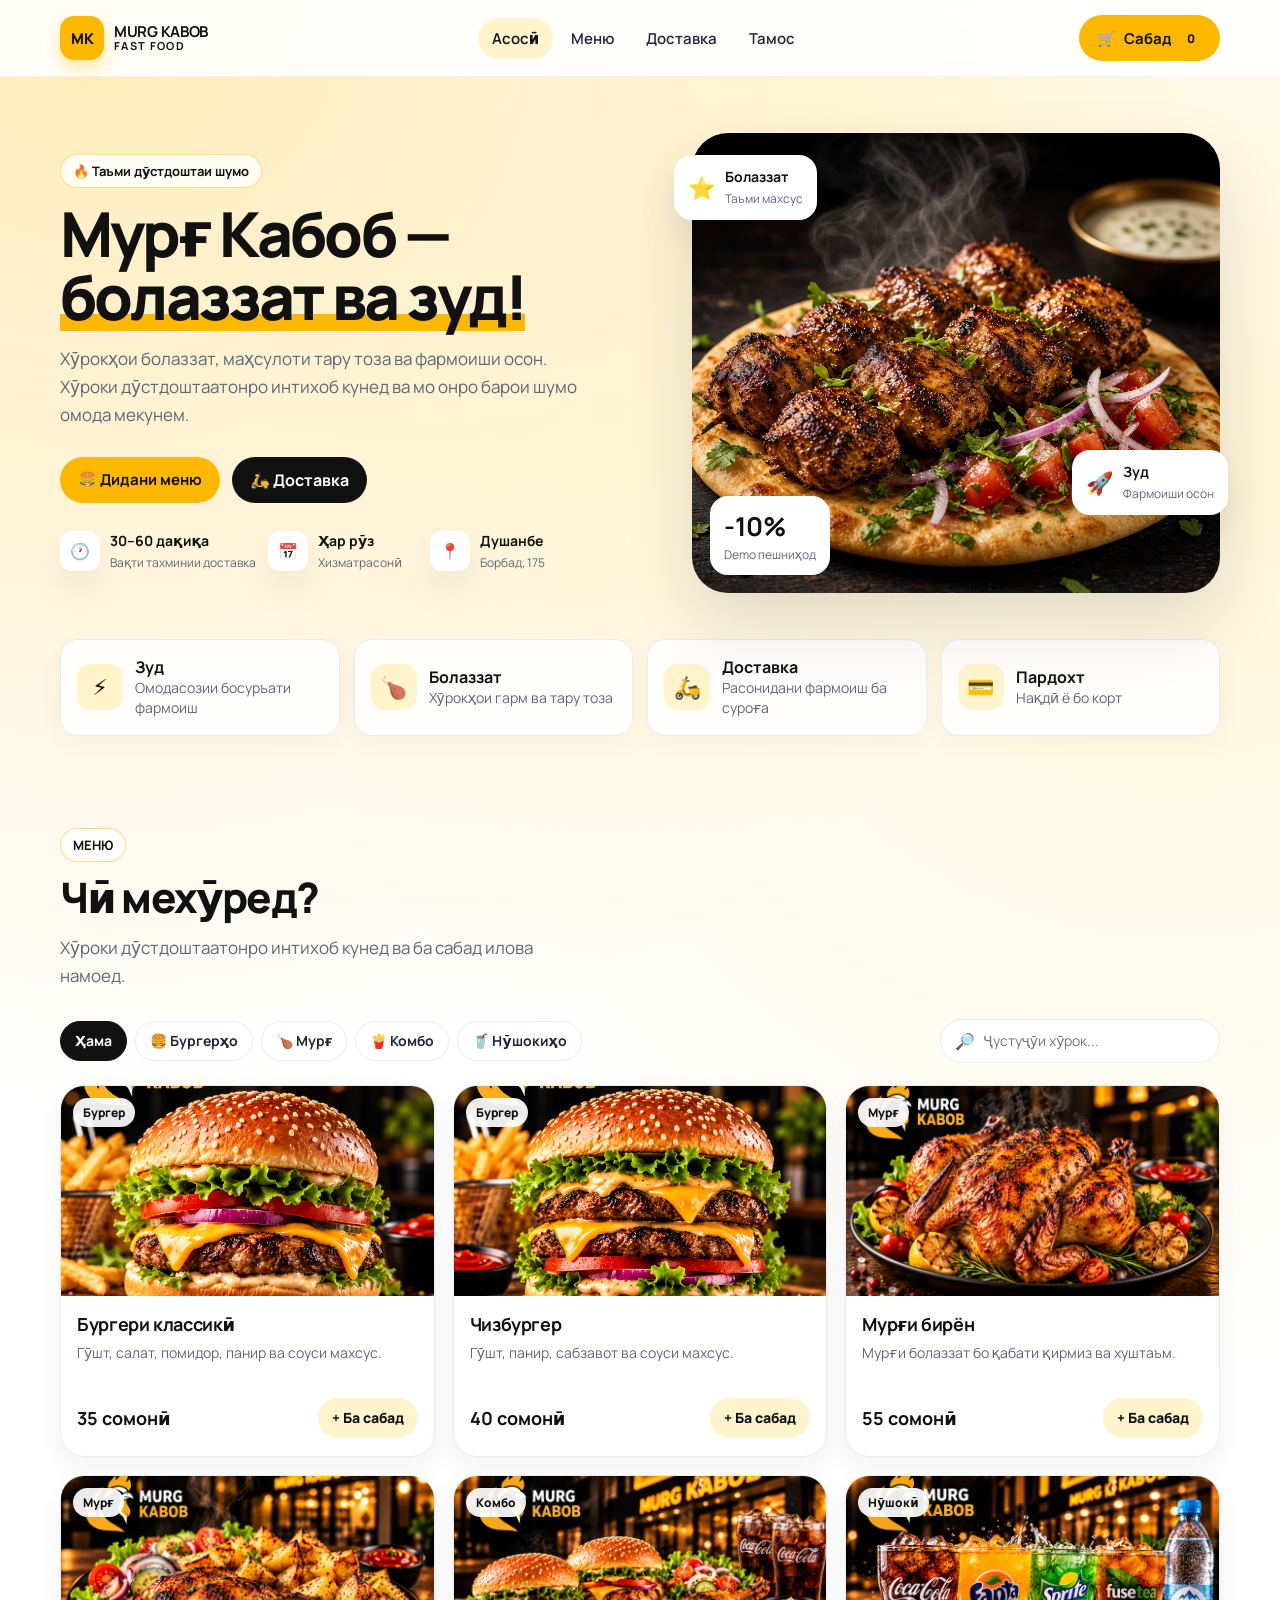
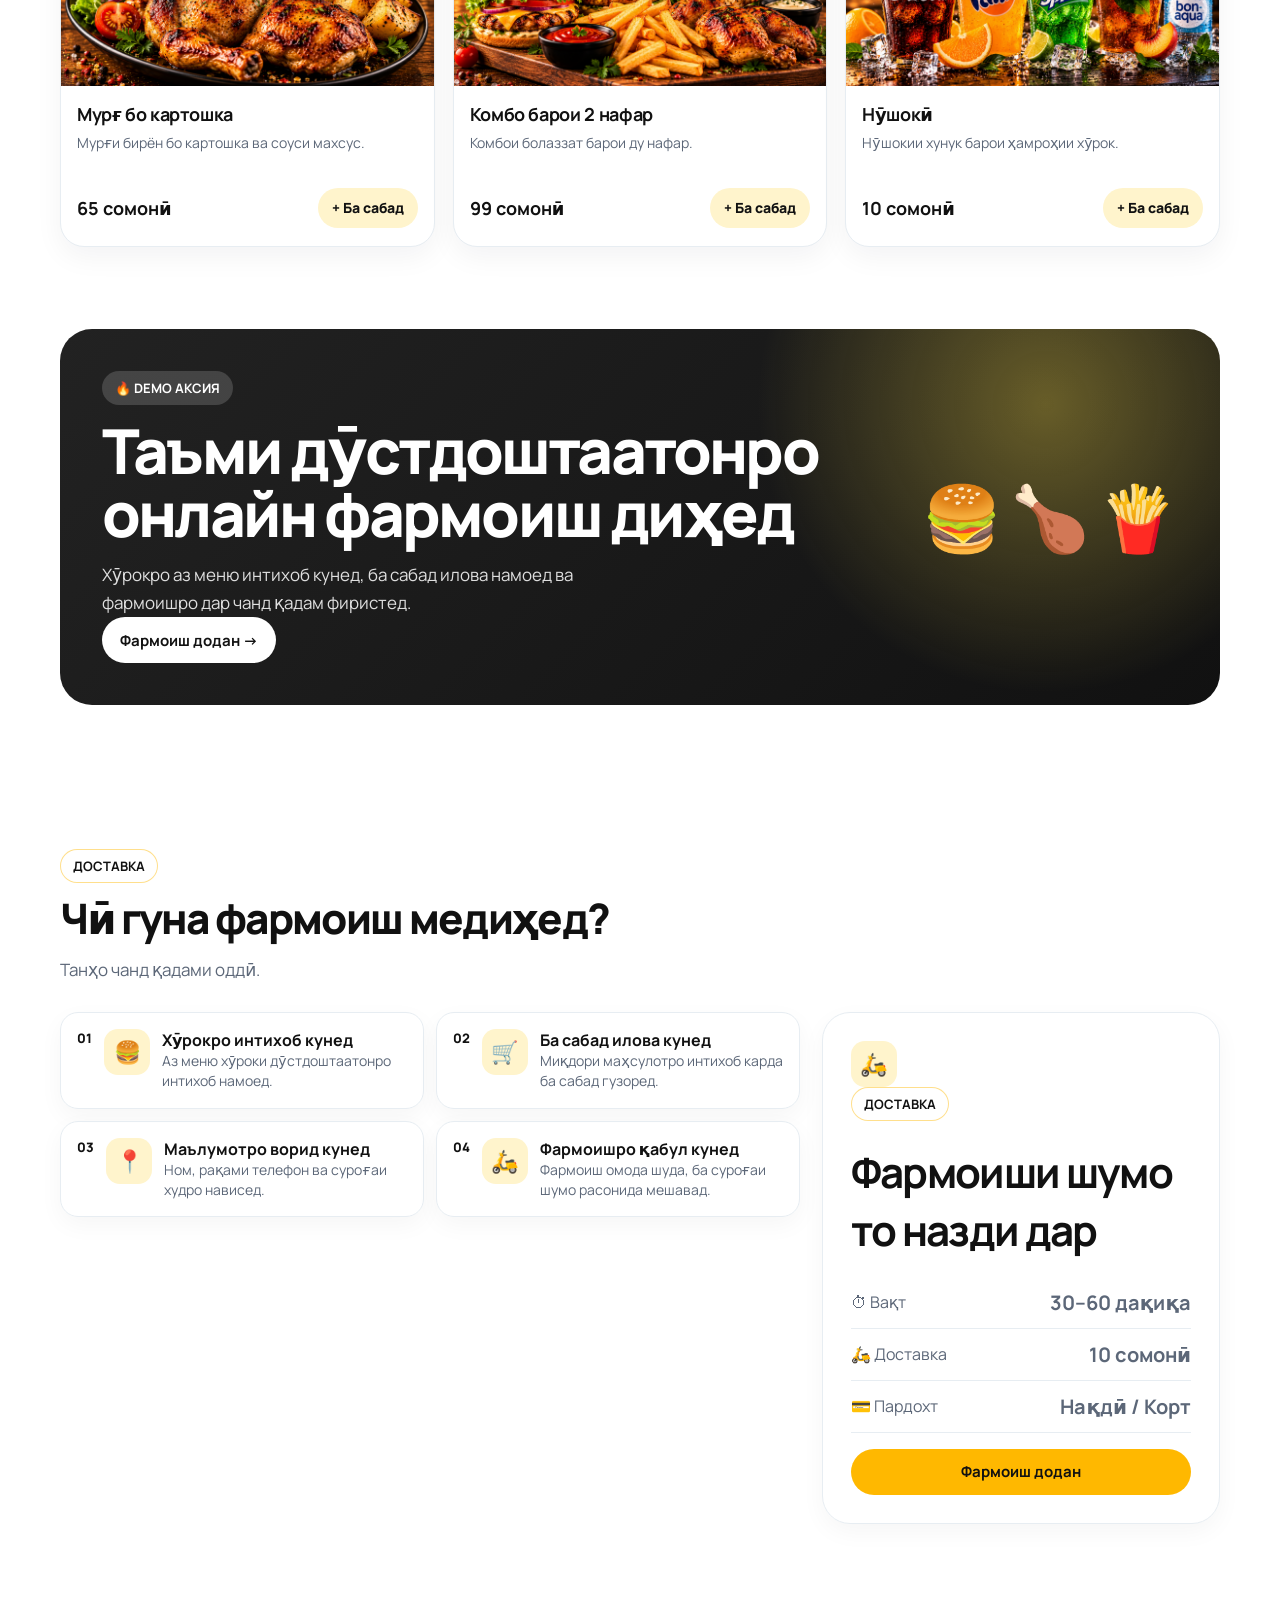
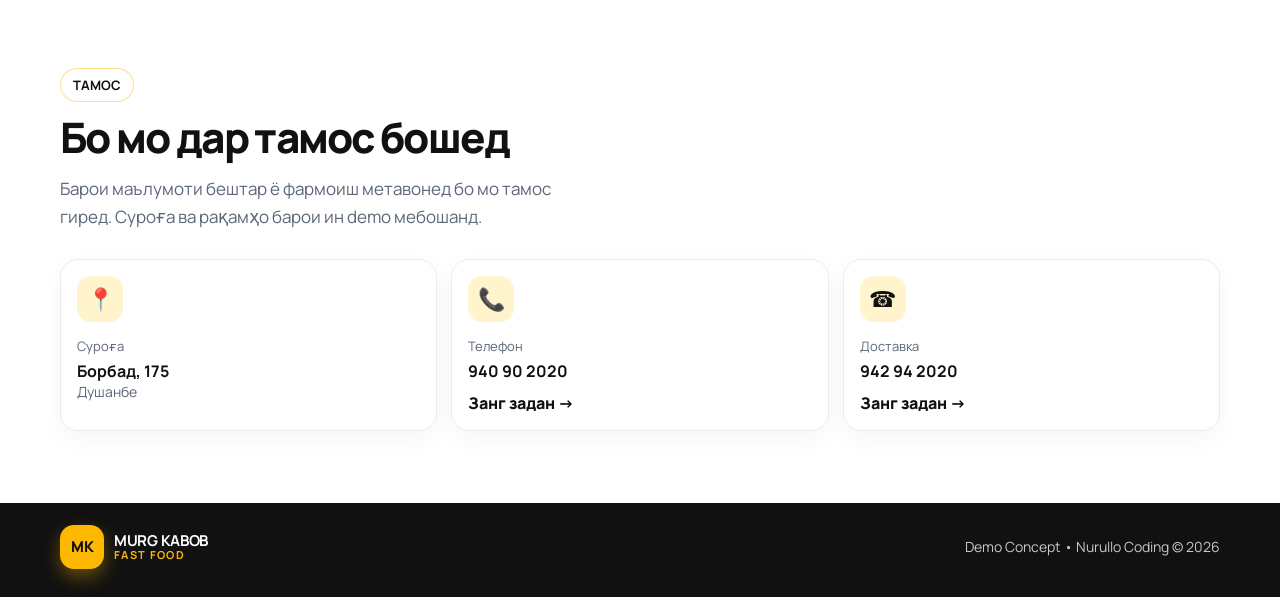
<file: index.html>
<!DOCTYPE html>
<html lang="tg">

<head>

    <meta charset="UTF-8">

    <meta
        name="viewport"
        content="width=device-width, initial-scale=1.0"
    >

    <meta
        name="description"
        content="Murg Kabob — менюи онлайн, фармоиш ва доставка"
    >

    <meta
        name="theme-color"
        content="#111111"
    >

    <link rel="icon" href="images/favicon.svg" type="image/svg+xml">

    <title>
        Murg Kabob — Fast Food
    </title>

    <link
        rel="stylesheet"
        href="style.css"
    >

</head>


<body>


<!-- =========================================================
     HEADER
========================================================= -->

<header class="site-header">

    <div class="container header-inner">


        <!-- LOGO -->

        <a
            href="#home"
            class="logo"
            id="secretAdminTrigger"
            aria-label="Murg Kabob"
        >

            <span class="logo-mark">
                МК
            </span>

            <span class="logo-text">

                <strong>
                    MURG KABOB
                </strong>

                <small>
                    FAST FOOD
                </small>

            </span>

        </a>


        <!-- NAVIGATION -->

        <nav
            class="navigation"
            id="navigation"
        >

            <a
                href="#home"
                class="nav-link active"
            >
                Асосӣ
            </a>

            <a
                href="#menu"
                class="nav-link"
            >
                Меню
            </a>

            <a
                href="#delivery"
                class="nav-link"
            >
                Доставка
            </a>

            <a
                href="#contact"
                class="nav-link"
            >
                Тамос
            </a>

        </nav>


        <!-- HEADER ACTIONS -->

        <div class="header-actions">


            <!-- CART -->

            <button
                type="button"
                class="cart-button"
                id="cartButton"
                aria-label="Кушодани сабад"
            >

                <span class="cart-icon">
                    🛒
                </span>

                <span class="cart-label">
                    Сабад
                </span>

                <span
                    class="cart-count"
                    id="cartCount"
                >
                    0
                </span>

            </button>


            <!-- MOBILE MENU -->

            <button
                type="button"
                class="mobile-menu-button"
                id="mobileMenuButton"
                aria-label="Кушодани меню"
                aria-expanded="false"
            >

                <span></span>
                <span></span>
                <span></span>

            </button>


        </div>

    </div>

</header>


<!-- =========================================================
     MAIN
========================================================= -->

<main>


    <!-- =====================================================
         HERO
    ===================================================== -->

    <section
        class="hero"
        id="home"
    >

        <div class="container hero-grid">


            <!-- HERO CONTENT -->

            <div class="hero-content">


                <div class="hero-badge">
                    🔥 Таъми дӯстдоштаи шумо
                </div>


                <h1>

                    Мурғ Кабоб —

                    <span>
                        болаззат ва зуд!
                    </span>

                </h1>


                <p class="hero-description">

                    Хӯрокҳои болаззат, маҳсулоти тару тоза
                    ва фармоиши осон.

                    Хӯроки дӯстдоштаатонро интихоб кунед
                    ва мо онро барои шумо омода мекунем.

                </p>


                <!-- HERO BUTTONS -->

                <div class="hero-actions">

                    <a
                        href="#menu"
                        class="primary-button"
                    >

                        🍔 Дидани меню

                    </a>


                    <a
                        href="#delivery"
                        class="secondary-button"
                    >

                        🛵 Доставка

                    </a>

                </div>


                <!-- HERO INFO -->

                <div class="hero-info">


                    <div class="hero-info-item">

                        <span>
                            🕐
                        </span>

                        <div>

                            <strong>
                                30–60 дақиқа
                            </strong>

                            <small>
                                Вақти тахминии доставка
                            </small>

                        </div>

                    </div>


                    <div class="hero-info-item">

                        <span>
                            📅
                        </span>

                        <div>

                            <strong>
                                Ҳар рӯз
                            </strong>

                            <small>
                                Хизматрасонӣ
                            </small>

                        </div>

                    </div>


                    <div class="hero-info-item">

                        <span>
                            📍
                        </span>

                        <div>

                            <strong>
                                Душанбе
                            </strong>

                            <small>
                                Борбад, 175
                            </small>

                        </div>

                    </div>


                </div>


            </div>


            <!-- HERO IMAGE -->

            <div class="hero-image-wrapper">


                <div class="hero-image-card">

                    <img
                        src="images/hero.png"
                        alt="Murg Kabob"
                        class="hero-image"
                    >


                    <div class="hero-image-overlay"></div>


                    <div class="hero-promo-badge">

                        <strong>
                            -10%
                        </strong>

                        <span>
                            Demo пешниҳод
                        </span>

                    </div>

                </div>


                <div class="hero-floating-card hero-floating-card-one">

                    <span>
                        ⭐
                    </span>

                    <div>

                        <strong>
                            Болаззат
                        </strong>

                        <small>
                            Таъми махсус
                        </small>

                    </div>

                </div>


                <div class="hero-floating-card hero-floating-card-two">

                    <span>
                        🚀
                    </span>

                    <div>

                        <strong>
                            Зуд
                        </strong>

                        <small>
                            Фармоиши осон
                        </small>

                    </div>

                </div>


            </div>


        </div>

    </section>


    <!-- =====================================================
         BENEFITS
    ===================================================== -->

    <section class="benefits">

        <div class="container benefits-grid">


            <article class="benefit-card">

                <div class="benefit-icon">
                    ⚡
                </div>

                <div>

                    <h3>
                        Зуд
                    </h3>

                    <p>
                        Омодасозии босуръати фармоиш
                    </p>

                </div>

            </article>


            <article class="benefit-card">

                <div class="benefit-icon">
                    🍗
                </div>

                <div>

                    <h3>
                        Болаззат
                    </h3>

                    <p>
                        Хӯрокҳои гарм ва тару тоза
                    </p>

                </div>

            </article>


            <article class="benefit-card">

                <div class="benefit-icon">
                    🛵
                </div>

                <div>

                    <h3>
                        Доставка
                    </h3>

                    <p>
                        Расонидани фармоиш ба суроға
                    </p>

                </div>

            </article>


            <article class="benefit-card">

                <div class="benefit-icon">
                    💳
                </div>

                <div>

                    <h3>
                        Пардохт
                    </h3>

                    <p>
                        Нақдӣ ё бо корт
                    </p>

                </div>

            </article>


        </div>

    </section>


    <!-- =====================================================
         MENU
    ===================================================== -->

    <section
        class="menu-section"
        id="menu"
    >

        <div class="container">


            <!-- SECTION HEADER -->

            <div class="section-header">

                <div>

                    <span class="section-label">
                        МЕНЮ
                    </span>

                    <h2>
                        Чӣ мехӯред?
                    </h2>

                    <p>
                        Хӯроки дӯстдоштаатонро интихоб кунед
                        ва ба сабад илова намоед.
                    </p>

                </div>

            </div>


            <!-- MENU CONTROLS -->

            <div class="menu-controls">


                <!-- CATEGORIES -->

                <div class="menu-categories">

                    <button
                        type="button"
                        class="category-button active"
                        data-category="all"
                    >
                        Ҳама
                    </button>


                    <button
                        type="button"
                        class="category-button"
                        data-category="burger"
                    >
                        🍔 Бургерҳо
                    </button>


                    <button
                        type="button"
                        class="category-button"
                        data-category="chicken"
                    >
                        🍗 Мурғ
                    </button>


                    <button
                        type="button"
                        class="category-button"
                        data-category="combo"
                    >
                        🍟 Комбо
                    </button>


                    <button
                        type="button"
                        class="category-button"
                        data-category="drink"
                    >
                        🥤 Нӯшокиҳо
                    </button>

                </div>


                <!-- SEARCH -->

                <div class="menu-search">

                    <span>
                        🔎
                    </span>

                    <input
                        type="search"
                        id="menuSearch"
                        placeholder="Ҷустуҷӯи хӯрок..."
                        autocomplete="off"
                        aria-label="Ҷустуҷӯи хӯрок"
                    >

                </div>


            </div>


            <!-- PRODUCTS -->

            <div
                class="menu-grid"
                id="menuGrid"
            >

                <!--
                    Маҳсулот тавассути script.js
                    автоматӣ нишон дода мешаванд.
                -->

            </div>


        </div>

    </section>


    <!-- =====================================================
         PROMO
    ===================================================== -->

    <section class="promo-section">

        <div class="container">

            <div class="promo-card">


                <div class="promo-content">

                    <span class="promo-label">
                        🔥 DEMO АКСИЯ
                    </span>


                    <h2>
                        Таъми дӯстдоштаатонро
                        онлайн фармоиш диҳед
                    </h2>


                    <p>
                        Хӯрокро аз меню интихоб кунед,
                        ба сабад илова намоед ва
                        фармоишро дар чанд қадам фиристед.
                    </p>


                    <a
                        href="#menu"
                        class="promo-button"
                    >
                        Фармоиш додан →
                    </a>

                </div>


                <div class="promo-decoration">

                    <span>
                        🍔
                    </span>

                    <span>
                        🍗
                    </span>

                    <span>
                        🍟
                    </span>

                </div>


            </div>

        </div>

    </section>


    <!-- =====================================================
         DELIVERY
    ===================================================== -->

    <section
        class="delivery-section"
        id="delivery"
    >

        <div class="container">


            <div class="section-header">

                <div>

                    <span class="section-label">
                        ДОСТАВКА
                    </span>

                    <h2>
                        Чӣ гуна фармоиш медиҳед?
                    </h2>

                    <p>
                        Танҳо чанд қадами оддӣ.
                    </p>

                </div>

            </div>


            <div class="delivery-layout">


                <!-- STEPS -->

                <div class="delivery-steps">


                    <article class="delivery-step">

                        <div class="step-number">
                            01
                        </div>

                        <div class="step-icon">
                            🍔
                        </div>

                        <div>

                            <h3>
                                Хӯрокро интихоб кунед
                            </h3>

                            <p>
                                Аз меню хӯроки дӯстдоштаатонро
                                интихоб намоед.
                            </p>

                        </div>

                    </article>


                    <article class="delivery-step">

                        <div class="step-number">
                            02
                        </div>

                        <div class="step-icon">
                            🛒
                        </div>

                        <div>

                            <h3>
                                Ба сабад илова кунед
                            </h3>

                            <p>
                                Миқдори маҳсулотро интихоб
                                карда ба сабад гузоред.
                            </p>

                        </div>

                    </article>


                    <article class="delivery-step">

                        <div class="step-number">
                            03
                        </div>

                        <div class="step-icon">
                            📍
                        </div>

                        <div>

                            <h3>
                                Маълумотро ворид кунед
                            </h3>

                            <p>
                                Ном, рақами телефон ва
                                суроғаи худро нависед.
                            </p>

                        </div>

                    </article>


                    <article class="delivery-step">

                        <div class="step-number">
                            04
                        </div>

                        <div class="step-icon">
                            🛵
                        </div>

                        <div>

                            <h3>
                                Фармоишро қабул кунед
                            </h3>

                            <p>
                                Фармоиш омода шуда,
                                ба суроғаи шумо расонида мешавад.
                            </p>

                        </div>

                    </article>


                </div>


                <!-- DELIVERY CARD -->

                <aside class="delivery-card">


                    <div class="delivery-card-icon">
                        🛵
                    </div>


                    <span class="delivery-card-label">
                        ДОСТАВКА
                    </span>


                    <h3>
                        Фармоиши шумо
                        то назди дар
                    </h3>


                    <div class="delivery-info-list">


                        <div class="delivery-info-row">

                            <span>
                                ⏱ Вақт
                            </span>

                            <strong>
                                30–60 дақиқа
                            </strong>

                        </div>


                        <div class="delivery-info-row">

                            <span>
                                🛵 Доставка
                            </span>

                            <strong>
                                10 сомонӣ
                            </strong>

                        </div>


                        <div class="delivery-info-row">

                            <span>
                                💳 Пардохт
                            </span>

                            <strong>
                                Нақдӣ / Корт
                            </strong>

                        </div>


                    </div>


                    <a
                        href="#menu"
                        class="delivery-order-button"
                    >
                        Фармоиш додан
                    </a>


                </aside>


            </div>


        </div>

    </section>


    <!-- =====================================================
         CONTACT
    ===================================================== -->

    <section
        class="contact-section"
        id="contact"
    >

        <div class="container">


            <div class="section-header">

                <div>

                    <span class="section-label">
                        ТАМОС
                    </span>

                    <h2>
                        Бо мо дар тамос бошед
                    </h2>

                    <p>
                        Барои маълумоти бештар ё фармоиш
                        метавонед бо мо тамос гиред.
                        Суроға ва рақамҳо барои ин demo мебошанд.
                    </p>

                </div>

            </div>


            <div class="contact-grid">


                <!-- ADDRESS -->

                <article class="contact-card">

                    <div class="contact-icon">
                        📍
                    </div>

                    <span>
                        Суроға
                    </span>

                    <h3>
                        Борбад, 175
                    </h3>

                    <p>
                        Душанбе
                    </p>

                </article>


                <!-- PHONE 1 -->

                <article class="contact-card">

                    <div class="contact-icon">
                        📞
                    </div>

                    <span>
                        Телефон
                    </span>

                    <h3>
                        940 90 2020
                    </h3>

                    <a href="tel:+992940902020">
                        Занг задан →
                    </a>

                </article>


                <!-- PHONE 2 -->

                <article class="contact-card">

                    <div class="contact-icon">
                        ☎️
                    </div>

                    <span>
                        Доставка
                    </span>

                    <h3>
                        942 94 2020
                    </h3>

                    <a href="tel:+992942942020">
                        Занг задан →
                    </a>

                </article>


            </div>


        </div>

    </section>


</main>


<!-- =========================================================
     FOOTER
========================================================= -->

<footer class="site-footer">

    <div class="container footer-inner">


        <div class="footer-brand">

            <div class="logo-mark">
                МК
            </div>

            <div>

                <strong>
                    MURG KABOB
                </strong>

                <span>
                    FAST FOOD
                </span>

            </div>

        </div>


        <p>
            Demo Concept • Nurullo Coding © 2026
        </p>


    </div>

</footer>


<!-- =========================================================
     CART OVERLAY
========================================================= -->

<div
    class="cart-overlay"
    id="cartOverlay"
></div>


<!-- =========================================================
     CART DRAWER
========================================================= -->

<aside
    class="cart-drawer"
    id="cartDrawer"
    aria-label="Сабад"
>


    <!-- CART HEADER -->

    <div class="cart-header">

        <div>

            <span>
                ФАРМОИШ
            </span>

            <h2>
                🛒 Сабади шумо
            </h2>

        </div>


        <button
            type="button"
            class="cart-close"
            id="closeCart"
            aria-label="Пӯшидани сабад"
        >
            ×
        </button>

    </div>


    <!-- CART ITEMS -->

    <div
        class="cart-items"
        id="cartItems"
    >

        <!-- script.js -->

    </div>


    <!-- CART FOOTER -->

    <div class="cart-footer">


        <div class="cart-total-row">

            <span>
                Маҳсулот:
            </span>

            <strong id="cartSubtotal">
                0 сомонӣ
            </strong>

        </div>


        <div class="cart-total-row">

            <span>
                Доставка:
            </span>

            <strong id="cartDelivery">
                0 сомонӣ
            </strong>

        </div>


        <div class="cart-total-row cart-grand-total">

            <span>
                Ҷамъ:
            </span>

            <strong id="cartTotal">
                0 сомонӣ
            </strong>

        </div>


        <p class="cart-delivery-note">
            Доставкаи demo: 10 сомонӣ.
            Пардохти кортӣ воқеӣ нест.
        </p>


        <button
            type="button"
            class="checkout-button"
            id="checkoutButton"
        >
            Давом додан →
        </button>


    </div>


</aside>


<!-- =========================================================
     ORDER / CHECKOUT MODAL
========================================================= -->

<div
    class="modal"
    id="orderModal"
>


    <div class="modal-card checkout-modal-card">


        <!-- MODAL HEADER -->

        <div class="modal-header">

            <div>

                <span class="modal-label">
                    ФАРМОИШ
                </span>

                <h2>
                    Маълумоти фармоиш
                </h2>

            </div>


            <button
                type="button"
                class="modal-close"
                id="closeOrderModal"
                aria-label="Пӯшидан"
            >
                ×
            </button>

        </div>


        <!-- ORDER FORM -->

        <form
            class="order-form"
            id="orderForm"
        >


            <!-- NAME -->

            <div class="form-group">

                <label for="customerName">
                    Номи шумо *
                </label>

                <input
                    type="text"
                    id="customerName"
                    placeholder="Масалан: Нурулло"
                    autocomplete="name"
                    required
                >

            </div>


            <!-- PHONE -->

            <div class="form-group">

                <label for="customerPhone">
                    Рақами телефон *
                </label>

                <input
                    type="tel"
                    id="customerPhone"
                    placeholder="+992 900 00 00 00"
                    autocomplete="tel"
                    required
                >

            </div>


            <!-- ADDRESS -->

            <div class="form-group">

                <label for="customerAddress">
                    Суроға *
                </label>

                <input
                    type="text"
                    id="customerAddress"
                    placeholder="Ноҳия, кӯча, хона..."
                    autocomplete="street-address"
                    required
                >

            </div>


            <!-- PAYMENT -->

            <div class="form-group">

                <label>
                    Тарзи пардохт
                </label>


                <div class="payment-options">


                    <label class="payment-option">

                        <input
                            type="radio"
                            name="paymentMethod"
                            value="Нақдӣ"
                            checked
                        >

                        <span class="payment-option-content">

                            <span class="payment-icon">
                                💵
                            </span>

                            <span>

                                <strong>
                                    Нақдӣ
                                </strong>

                                <small>
                                    Ҳангоми қабул
                                </small>

                            </span>

                        </span>

                    </label>


                    <label class="payment-option">

                        <input
                            type="radio"
                            name="paymentMethod"
                            value="Корт"
                        >

                        <span class="payment-option-content">

                            <span class="payment-icon">
                                💳
                            </span>

                            <span>

                                <strong>
                                    Корт
                                </strong>

                                <small>
                                    Demo
                                </small>

                            </span>

                        </span>

                    </label>


                </div>

            </div>


            <!-- ORDER SUMMARY -->

            <div class="checkout-summary">


                <div>

                    <span>
                        Маҳсулот:
                    </span>

                    <strong id="checkoutSubtotal">
                        0 сомонӣ
                    </strong>

                </div>


                <div>

                    <span>
                        Доставка:
                    </span>

                    <strong id="checkoutDelivery">
                        10 сомонӣ
                    </strong>

                </div>


                <div class="checkout-total">

                    <span>
                        Ҷамъ:
                    </span>

                    <strong id="checkoutTotal">
                        0 сомонӣ
                    </strong>

                </div>


            </div>


            <!-- NOTE -->

            <div class="form-group">

                <label for="customerNote">
                    Эзоҳ
                </label>

                <textarea
                    id="customerNote"
                    rows="3"
                    placeholder="Масалан: бе пиёз..."
                ></textarea>

            </div>


            <!-- SUBMIT -->

            <button
                type="submit"
                class="submit-order-button"
            >
                Фармоишро фиристодан
            </button>


            <p class="checkout-demo-note">
                ⚠️ Ин версияи Demo мебошад.
                Пардохти воқеии кортӣ ҳоло пайваст нашудааст.
            </p>


        </form>


    </div>

</div>


<!-- =========================================================
     SUCCESS TOAST
========================================================= -->

<div
    class="success-toast"
    id="successToast"
>


    <div class="toast-icon">
        ✅
    </div>


    <div>

        <strong>
            Фармоиш қабул шуд!
        </strong>

        <p class="toast-message">
            Фармоиши шумо сабт гардид.
        </p>

    </div>


</div>


<!-- =========================================================
     JAVASCRIPT
========================================================= -->

<script src="script.js"></script>


</body>

</html>
</file>
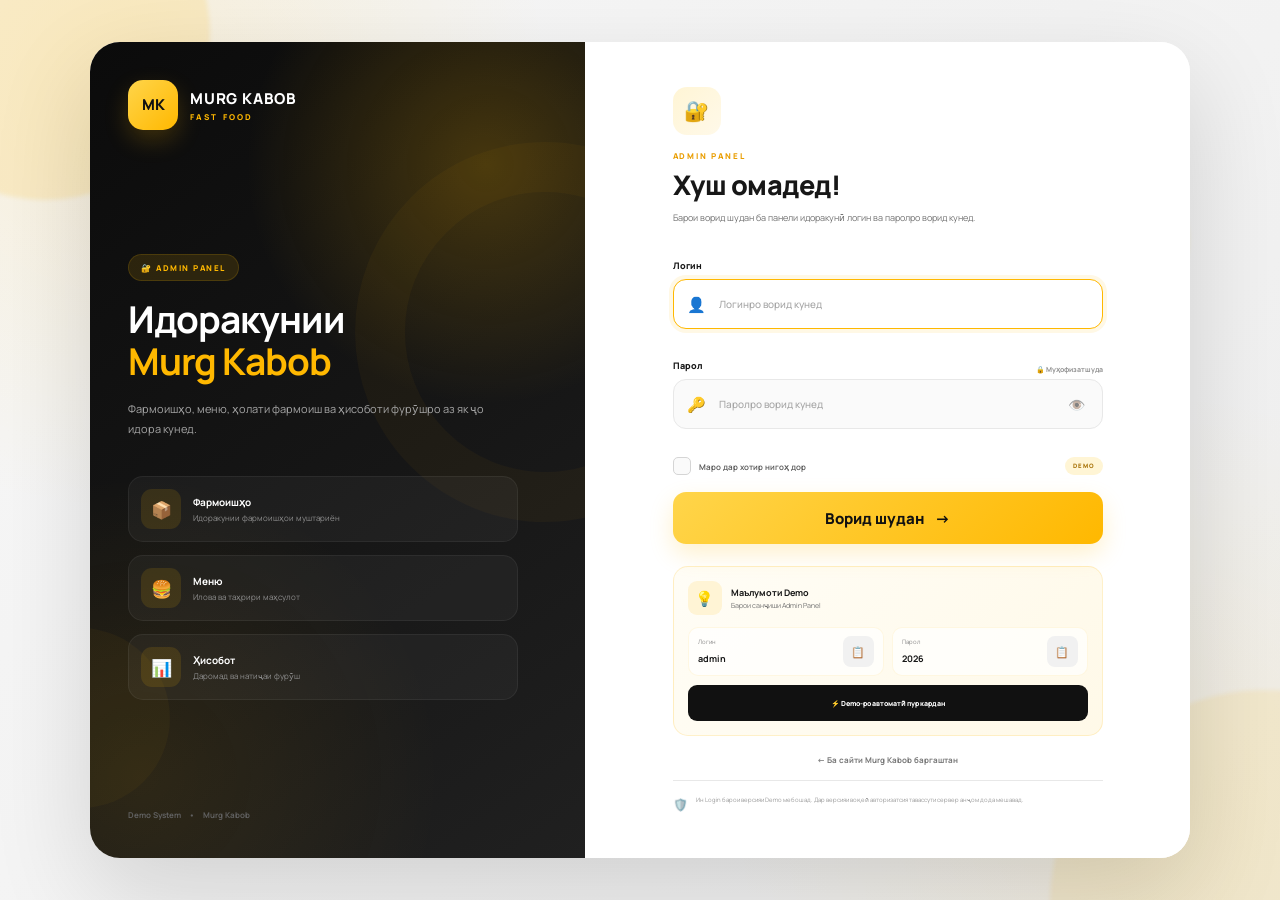
<file: admin.html>
<!DOCTYPE html>
<html lang="tg">

<head>

    <meta charset="UTF-8">

    <meta
        name="viewport"
        content="width=device-width, initial-scale=1.0"
    >

    <meta
        name="description"
        content="Murg Kabob — Admin Panel"
    >

    <meta
        name="theme-color"
        content="#111111"
    >

    <title>
        Murg Kabob — Admin Panel
    </title>

    <link
        rel="stylesheet"
        href="admin.css"
    >

</head>


<body>


<!-- =========================================================
     SIDEBAR OVERLAY
========================================================= -->

<div
    class="sidebar-overlay"
    id="sidebarOverlay"
></div>


<!-- =========================================================
     SIDEBAR
========================================================= -->

<aside
    class="sidebar"
    id="sidebar"
>


    <!-- SIDEBAR HEADER -->

    <div class="sidebar-header">


        <a
            href="index.html"
            class="sidebar-logo"
        >

            <div class="sidebar-logo-mark">
                МК
            </div>

            <div class="sidebar-logo-text">

                <strong>
                    MURG KABOB
                </strong>

                <span>
                    ADMIN PANEL
                </span>

            </div>

        </a>


        <button
            type="button"
            class="sidebar-close"
            id="sidebarClose"
            aria-label="Пӯшидани меню"
        >
            ×
        </button>


    </div>


    <!-- RESTAURANT STATUS -->

    <div class="restaurant-status">

        <div class="restaurant-status-icon">
            🍔
        </div>

        <div>

            <strong>
                Murg Kabob
            </strong>

            <span>
                <i></i>
                Фаъол
            </span>

        </div>

    </div>


    <!-- NAVIGATION -->

    <nav class="sidebar-nav">


        <span class="sidebar-nav-title">
            ИДОРАКУНӢ
        </span>


        <!-- DASHBOARD -->

        <button
            type="button"
            class="nav-item active"
            data-section="dashboard"
        >

            <span class="nav-icon">
                🏠
            </span>

            <span class="nav-text">
                Dashboard
            </span>

        </button>


        <!-- ORDERS -->

        <button
            type="button"
            class="nav-item"
            data-section="orders"
        >

            <span class="nav-icon">
                📦
            </span>

            <span class="nav-text">
                Фармоишҳо
            </span>

            <span
                class="nav-badge"
                id="sidebarOrderCount"
            >
                0
            </span>

        </button>


        <!-- NEW ORDERS -->

        <button
            type="button"
            class="nav-item"
            data-section="new-orders"
        >

            <span class="nav-icon">
                🔔
            </span>

            <span class="nav-text">
                Фармоишҳои нав
            </span>

            <span
                class="nav-badge nav-badge-warning"
                id="sidebarNewCount"
            >
                0
            </span>

        </button>


        <!-- MENU -->

        <button
            type="button"
            class="nav-item"
            data-section="menu"
        >

            <span class="nav-icon">
                🍔
            </span>

            <span class="nav-text">
                Меню
            </span>

            <span
                class="nav-badge"
                id="sidebarMenuCount"
            >
                0
            </span>

        </button>


        <!-- REPORTS -->

        <button
            type="button"
            class="nav-item"
            data-section="reports"
        >

            <span class="nav-icon">
                📊
            </span>

            <span class="nav-text">
                Ҳисобот
            </span>

        </button>


    </nav>


    <!-- SIDEBAR BOTTOM -->

    <div class="sidebar-bottom">


        <div class="sidebar-help-card">

            <div class="sidebar-help-icon">
                💡
            </div>

            <div>

                <strong>
                    Demo Admin
                </strong>

                <p>
                    Идоракунии фармоишҳо,
                    меню ва ҳисобот.
                </p>

            </div>

        </div>


        <!-- BACK TO WEBSITE -->

        <a
            href="index.html"
            class="back-to-site"
        >

            <span>
                🌐
            </span>

            <span>
                Ба сайт
            </span>

        </a>


        <!-- LOGOUT -->

        <button
            type="button"
            class="logout-button"
            id="logoutButton"
        >

            <span>
                🚪
            </span>

            <span>
                Баромадан
            </span>

        </button>


    </div>


</aside>


<!-- =========================================================
     ADMIN MAIN
========================================================= -->

<div class="admin-main">


    <!-- =====================================================
         TOPBAR
    ===================================================== -->

    <header class="admin-topbar">


        <!-- LEFT -->

        <div class="topbar-left">


            <button
                type="button"
                class="menu-toggle"
                id="menuToggle"
                aria-label="Кушодани меню"
            >

                <span></span>
                <span></span>
                <span></span>

            </button>


            <div class="topbar-title">

                <span>
                    Murg Kabob
                </span>

                <h1 id="pageTitle">
                    Dashboard
                </h1>

            </div>


        </div>


        <!-- RIGHT -->

        <div class="topbar-right">


            <!-- DATE / TIME -->

            <div class="topbar-datetime">

                <strong id="currentTime">
                    --:--
                </strong>

                <span id="currentDate">
                    —
                </span>

            </div>


            <!-- NOTIFICATION -->

            <button
                type="button"
                class="notification-button"
                id="notificationButton"
                aria-label="Фармоишҳои нав"
            >

                <span>
                    🔔
                </span>

                <small id="notificationCount">
                    0
                </small>

            </button>


            <!-- ADMIN PROFILE -->

            <div class="admin-profile">

                <div class="admin-avatar">
                    A
                </div>

                <div>

                    <strong>
                        Admin
                    </strong>

                    <span>
                        Administrator
                    </span>

                </div>

            </div>


        </div>


    </header>


    <!-- =====================================================
         CONTENT
    ===================================================== -->

    <main class="admin-content">


        <!-- =================================================
             DASHBOARD
        ================================================= -->

        <section
            class="admin-section active"
            id="dashboardSection"
        >


            <!-- WELCOME -->

            <div class="welcome-banner">


                <div class="welcome-content">

                    <span class="welcome-label">
                        👋 ХУШ ОМАДЕД
                    </span>

                    <h2>
                        Салом, Admin!
                    </h2>

                    <p>
                        Фармоишҳо, меню ва фаъолияти
                        Murg Kabob-ро аз ҳамин ҷо идора кунед.
                    </p>

                </div>


                <div class="welcome-decoration">

                    <span>
                        🍔
                    </span>

                    <span>
                        🍗
                    </span>

                    <span>
                        🍟
                    </span>

                </div>


            </div>


            <!-- STATS -->

            <div class="stats-grid">


                <article class="stat-card">

                    <div class="stat-icon">
                        📦
                    </div>

                    <div>

                        <span>
                            Ҳамаи фармоишҳо
                        </span>

                        <strong id="totalOrders">
                            0
                        </strong>

                    </div>

                </article>


                <article class="stat-card">

                    <div class="stat-icon">
                        🔔
                    </div>

                    <div>

                        <span>
                            Фармоишҳои нав
                        </span>

                        <strong id="newOrders">
                            0
                        </strong>

                    </div>

                </article>


                <article class="stat-card">

                    <div class="stat-icon">
                        👨‍🍳
                    </div>

                    <div>

                        <span>
                            Тайёр мешавад
                        </span>

                        <strong id="cookingOrders">
                            0
                        </strong>

                    </div>

                </article>


                <article class="stat-card">

                    <div class="stat-icon">
                        ✅
                    </div>

                    <div>

                        <span>
                            Тайёр
                        </span>

                        <strong id="readyOrders">
                            0
                        </strong>

                    </div>

                </article>


                <article class="stat-card revenue-card">

                    <div class="stat-icon">
                        💰
                    </div>

                    <div>

                        <span>
                            Даромад
                        </span>

                        <strong id="totalRevenue">
                            0 сомонӣ
                        </strong>

                    </div>

                </article>


            </div>


            <!-- DASHBOARD GRID -->

            <div class="dashboard-grid">


                <!-- RECENT ORDERS -->

                <article class="dashboard-panel">


                    <div class="panel-header">

                        <div>

                            <span class="panel-label">
                                ФАРМОИШҲО
                            </span>

                            <h3>
                                Фармоишҳои охирин
                            </h3>

                        </div>


                        <button
                            type="button"
                            class="panel-link"
                            id="showAllOrders"
                        >
                            Ҳама →
                        </button>


                    </div>


                    <div
                        class="recent-orders"
                        id="recentOrders"
                    >

                        <!-- admin.js -->

                    </div>


                </article>


                <!-- STATUS SUMMARY -->

                <article class="dashboard-panel">


                    <div class="panel-header">

                        <div>

                            <span class="panel-label">
                                ҲОЛАТ
                            </span>

                            <h3>
                                Ҳолати фармоишҳо
                            </h3>

                        </div>

                    </div>


                    <div class="status-summary">


                        <!-- NEW -->

                        <div class="status-summary-item">

                            <div class="status-summary-top">

                                <div>

                                    <span class="status-dot new"></span>

                                    <span>
                                        Нав
                                    </span>

                                </div>

                                <strong id="summaryNew">
                                    0
                                </strong>

                            </div>

                            <div class="progress-track">

                                <div
                                    class="progress-bar new"
                                    id="newProgress"
                                ></div>

                            </div>

                        </div>


                        <!-- COOKING -->

                        <div class="status-summary-item">

                            <div class="status-summary-top">

                                <div>

                                    <span class="status-dot cooking"></span>

                                    <span>
                                        Тайёр мешавад
                                    </span>

                                </div>

                                <strong id="summaryCooking">
                                    0
                                </strong>

                            </div>

                            <div class="progress-track">

                                <div
                                    class="progress-bar cooking"
                                    id="cookingProgress"
                                ></div>

                            </div>

                        </div>


                        <!-- READY -->

                        <div class="status-summary-item">

                            <div class="status-summary-top">

                                <div>

                                    <span class="status-dot ready"></span>

                                    <span>
                                        Тайёр
                                    </span>

                                </div>

                                <strong id="summaryReady">
                                    0
                                </strong>

                            </div>

                            <div class="progress-track">

                                <div
                                    class="progress-bar ready"
                                    id="readyProgress"
                                ></div>

                            </div>

                        </div>


                        <!-- DELIVERED -->

                        <div class="status-summary-item">

                            <div class="status-summary-top">

                                <div>

                                    <span class="status-dot delivered"></span>

                                    <span>
                                        Расонида шуд
                                    </span>

                                </div>

                                <strong id="summaryDelivered">
                                    0
                                </strong>

                            </div>

                            <div class="progress-track">

                                <div
                                    class="progress-bar delivered"
                                    id="deliveredProgress"
                                ></div>

                            </div>

                        </div>


                    </div>


                </article>


            </div>


        </section>


        <!-- =================================================
             ORDERS
        ================================================= -->

        <section
            class="admin-section"
            id="ordersSection"
        >


            <div class="section-top">


                <div>

                    <span class="section-label">
                        ФАРМОИШҲО
                    </span>

                    <h2>
                        Идоракунии фармоишҳо
                    </h2>

                    <p>
                        Фармоишҳои муштариёнро бинед
                        ва ҳолати онҳоро тағйир диҳед.
                    </p>

                </div>


                <button
                    type="button"
                    class="primary-admin-button"
                    id="refreshOrders"
                >
                    🔄 Нав кардан
                </button>


            </div>


            <!-- TOOLBAR -->

            <div class="orders-toolbar">


                <div class="admin-search">

                    <span>
                        🔎
                    </span>

                    <input
                        type="search"
                        id="orderSearch"
                        placeholder="ID, ном ё телефон..."
                        autocomplete="off"
                    >

                </div>


                <select
                    id="statusFilter"
                    aria-label="Филтр аз рӯи ҳолат"
                >

                    <option value="all">
                        Ҳамаи ҳолатҳо
                    </option>

                    <option value="Нав">
                        Нав
                    </option>

                    <option value="Тайёр мешавад">
                        Тайёр мешавад
                    </option>

                    <option value="Тайёр">
                        Тайёр
                    </option>

                    <option value="Расонида шуд">
                        Расонида шуд
                    </option>

                </select>


            </div>


            <!-- ORDERS LIST -->

            <div
                class="orders-list"
                id="ordersList"
            >

                <!-- admin.js -->

            </div>


        </section>


        <!-- =================================================
             NEW ORDERS
        ================================================= -->

        <section
            class="admin-section"
            id="newOrdersSection"
        >


            <div class="section-top">


                <div>

                    <span class="section-label">
                        🔔 НАВ
                    </span>

                    <h2>
                        Фармоишҳои нав
                    </h2>

                    <p>
                        Фармоишҳое, ки ҳоло қабул шудаанд.
                    </p>

                </div>


            </div>


            <div
                class="orders-list"
                id="newOrdersList"
            >

                <!-- admin.js -->

            </div>


        </section>


        <!-- =================================================
             MENU
        ================================================= -->

        <section
            class="admin-section"
            id="menuSection"
        >


            <div class="section-top">


                <div>

                    <span class="section-label">
                        МЕНЮ
                    </span>

                    <h2>
                        Идоракунии меню
                    </h2>

                    <p>
                        Маҳсулотро илова, таҳрир,
                        фаъол ё хомӯш кунед.
                    </p>

                </div>


                <button
                    type="button"
                    class="primary-admin-button"
                    id="addProductButton"
                >
                    + Маҳсулоти нав
                </button>


            </div>


            <!-- PRODUCT TOOLBAR -->

            <div class="orders-toolbar">


                <div class="admin-search">

                    <span>
                        🔎
                    </span>

                    <input
                        type="search"
                        id="productSearch"
                        placeholder="Ҷустуҷӯи маҳсулот..."
                        autocomplete="off"
                    >

                </div>


                <select
                    id="productCategoryFilter"
                    aria-label="Категория"
                >

                    <option value="all">
                        Ҳамаи категорияҳо
                    </option>

                    <option value="burger">
                        Бургер
                    </option>

                    <option value="chicken">
                        Мурғ
                    </option>

                    <option value="combo">
                        Комбо
                    </option>

                    <option value="drink">
                        Нӯшокӣ
                    </option>

                </select>


            </div>


            <!-- PRODUCTS -->

            <div
                class="admin-products-grid"
                id="adminProductsGrid"
            >

                <!-- admin.js -->

            </div>


        </section>


        <!-- =================================================
             REPORTS
        ================================================= -->

        <section
            class="admin-section"
            id="reportsSection"
        >


            <div class="section-top">


                <div>

                    <span class="section-label">
                        ҲИСОБОТ
                    </span>

                    <h2>
                        Ҳисоботи фурӯш
                    </h2>

                    <p>
                        Фармоишҳо, пардохтҳо ва
                        даромадро бинед.
                    </p>

                </div>


                <button
                    type="button"
                    class="primary-admin-button"
                    id="printReportButton"
                >
                    🖨 Чоп кардан
                </button>


            </div>


            <!-- REPORT TOOLBAR -->

            <div class="report-toolbar">


                <div class="report-period-buttons">


                    <button
                        type="button"
                        class="report-period-button active"
                        data-period="today"
                    >
                        Имрӯз
                    </button>


                    <button
                        type="button"
                        class="report-period-button"
                        data-period="week"
                    >
                        Ҳафта
                    </button>


                    <button
                        type="button"
                        class="report-period-button"
                        data-period="month"
                    >
                        Моҳ
                    </button>


                </div>


                <div class="report-period-text">

                    Давра:

                    <strong id="reportPeriodText">
                        Имрӯз
                    </strong>

                </div>


            </div>


            <!-- REPORT STATS -->

            <div class="report-stats-grid">


                <article class="report-stat-card">

                    <span>
                        📦
                    </span>

                    <div>

                        <small>
                            Фармоишҳо
                        </small>

                        <strong id="reportTotalOrders">
                            0
                        </strong>

                    </div>

                </article>


                <article class="report-stat-card">

                    <span>
                        ✅
                    </span>

                    <div>

                        <small>
                            Расонида шуд
                        </small>

                        <strong id="reportDeliveredOrders">
                            0
                        </strong>

                    </div>

                </article>


                <article class="report-stat-card">

                    <span>
                        💵
                    </span>

                    <div>

                        <small>
                            Нақдӣ
                        </small>

                        <strong id="reportCashRevenue">
                            0 сомонӣ
                        </strong>

                    </div>

                </article>


                <article class="report-stat-card">

                    <span>
                        💳
                    </span>

                    <div>

                        <small>
                            Корт
                        </small>

                        <strong id="reportCardRevenue">
                            0 сомонӣ
                        </strong>

                    </div>

                </article>


                <article class="report-stat-card report-total-card">

                    <span>
                        💰
                    </span>

                    <div>

                        <small>
                            Даромади умумӣ
                        </small>

                        <strong id="reportTotalRevenue">
                            0 сомонӣ
                        </strong>

                    </div>

                </article>


            </div>


            <!-- REPORT SUMMARY -->

            <div class="report-summary-grid">


                <!-- PAYMENT -->

                <article class="report-panel">


                    <div class="report-panel-header">

                        <div>

                            <span>
                                ПАРДОХТ
                            </span>

                            <h3>
                                Тарзи пардохт
                            </h3>

                        </div>

                    </div>


                    <div class="report-payment-summary">


                        <div class="report-payment-item">

                            <div>

                                <span class="payment-summary-icon">
                                    💵
                                </span>

                                <span>
                                    Нақдӣ
                                </span>

                            </div>

                            <strong id="reportCashAmount">
                                0 сомонӣ
                            </strong>

                        </div>


                        <div class="report-payment-item">

                            <div>

                                <span class="payment-summary-icon">
                                    💳
                                </span>

                                <span>
                                    Корт
                                </span>

                            </div>

                            <strong id="reportCardAmount">
                                0 сомонӣ
                            </strong>

                        </div>


                    </div>


                </article>


                <!-- STATUS -->

                <article class="report-panel">


                    <div class="report-panel-header">

                        <div>

                            <span>
                                ҲОЛАТ
                            </span>

                            <h3>
                                Фармоишҳо
                            </h3>

                        </div>

                    </div>


                    <div class="report-status-list">


                        <div class="report-status-item">

                            <div>

                                <span class="status-dot new"></span>

                                Нав

                            </div>

                            <strong id="reportNewCount">
                                0
                            </strong>

                        </div>


                        <div class="report-status-item">

                            <div>

                                <span class="status-dot cooking"></span>

                                Тайёр мешавад

                            </div>

                            <strong id="reportCookingCount">
                                0
                            </strong>

                        </div>


                        <div class="report-status-item">

                            <div>

                                <span class="status-dot ready"></span>

                                Тайёр

                            </div>

                            <strong id="reportReadyCount">
                                0
                            </strong>

                        </div>


                        <div class="report-status-item">

                            <div>

                                <span class="status-dot delivered"></span>

                                Расонида шуд

                            </div>

                            <strong id="reportDeliveredCount">
                                0
                            </strong>

                        </div>


                    </div>


                </article>


            </div>


            <!-- REPORT TABLE -->

            <article class="report-table-panel">


                <div class="report-table-header">

                    <div>

                        <span>
                            ФАРМОИШҲО
                        </span>

                        <h3>
                            Тафсилоти ҳисобот
                        </h3>

                        <p id="reportOrdersDescription">
                            Рӯйхати фармоишҳои давраи интихобшуда
                        </p>

                    </div>

                </div>


                <div class="report-table-wrapper">

                    <table class="report-table">


                        <thead>

                            <tr>

                                <th>
                                    ID
                                </th>

                                <th>
                                    Муштарӣ
                                </th>

                                <th>
                                    Сана
                                </th>

                                <th>
                                    Ҳолат
                                </th>

                                <th>
                                    Пардохт
                                </th>

                                <th>
                                    Ҷамъ
                                </th>

                            </tr>

                        </thead>


                        <tbody id="reportTableBody">

                            <!-- admin.js -->

                        </tbody>


                    </table>


                    <div
                        class="report-empty"
                        id="reportEmpty"
                    >

                        <div>
                            📊
                        </div>

                        <h3>
                            Маълумот нест
                        </h3>

                        <p>
                            Барои ин давра фармоиш ёфт нашуд.
                        </p>

                    </div>


                </div>


            </article>


        </section>


    </main>


</div>


<!-- =========================================================
     ORDER DETAIL MODAL
========================================================= -->

<div
    class="modal"
    id="orderModal"
>


    <div class="modal-card order-modal-card">


        <div class="modal-header">

            <div>

                <span class="modal-label">
                    ФАРМОИШ
                </span>

                <h2 id="modalOrderId">
                    —
                </h2>

            </div>


            <button
                type="button"
                class="modal-close"
                id="closeOrderModal"
                aria-label="Пӯшидан"
            >
                ×
            </button>


        </div>


        <div
            class="modal-body"
            id="orderModalBody"
        >

            <!-- admin.js -->

        </div>


    </div>


</div>


<!-- =========================================================
     PRODUCT MODAL
========================================================= -->

<div
    class="modal"
    id="productModal"
>


    <div class="modal-card product-modal-card">


        <div class="modal-header">

            <div>

                <span class="modal-label">
                    МЕНЮ
                </span>

                <h2 id="productModalTitle">
                    Маҳсулоти нав
                </h2>

            </div>


            <button
                type="button"
                class="modal-close"
                id="closeProductModal"
                aria-label="Пӯшидан"
            >
                ×
            </button>


        </div>


        <div class="modal-body">


            <form
                class="product-form"
                id="productForm"
            >


                <input
                    type="hidden"
                    id="productId"
                >


                <div class="product-form-grid">


                    <!-- NAME -->

                    <div class="form-group">

                        <label for="productName">
                            Номи маҳсулот *
                        </label>

                        <input
                            type="text"
                            id="productName"
                            placeholder="Масалан: Чизбургер"
                            required
                        >

                    </div>


                    <!-- PRICE -->

                    <div class="form-group">

                        <label for="productPrice">
                            Нарх *
                        </label>

                        <input
                            type="number"
                            id="productPrice"
                            min="0"
                            step="0.01"
                            placeholder="40"
                            required
                        >

                    </div>


                    <!-- CATEGORY -->

                    <div class="form-group">

                        <label for="productCategory">
                            Категория
                        </label>

                        <select id="productCategory">

                            <option value="burger">
                                Бургер
                            </option>

                            <option value="chicken">
                                Мурғ
                            </option>

                            <option value="combo">
                                Комбо
                            </option>

                            <option value="drink">
                                Нӯшокӣ
                            </option>

                        </select>

                    </div>


                    <!-- IMAGE -->

                    <div class="form-group">

                        <label for="productImage">
                            Расм
                        </label>

                        <input
                            type="text"
                            id="productImage"
                            placeholder="images/burger-1.jpg"
                        >

                    </div>


                </div>


                <!-- DESCRIPTION -->

                <div class="form-group">

                    <label for="productDescription">
                        Тавсиф
                    </label>

                    <textarea
                        id="productDescription"
                        rows="4"
                        placeholder="Тавсифи маҳсулот..."
                    ></textarea>

                </div>


                <!-- ACTIVE -->

                <label class="product-active-option">

                    <input
                        type="checkbox"
                        id="productActive"
                        checked
                    >

                    <span class="product-switch"></span>

                    <div>

                        <strong>
                            Дар меню фаъол бошад
                        </strong>

                        <small>
                            Агар хомӯш бошад, дар сайти муштарӣ
                            нишон дода намешавад.
                        </small>

                    </div>

                </label>


                <!-- ACTIONS -->

                <div class="modal-actions">


                    <button
                        type="button"
                        class="secondary-admin-button"
                        id="cancelProductButton"
                    >
                        Бекор кардан
                    </button>


                    <button
                        type="submit"
                        class="primary-admin-button"
                    >
                        💾 Нигоҳ доштан
                    </button>


                </div>


            </form>


        </div>


    </div>


</div>


<!-- =========================================================
     DELETE CONFIRMATION MODAL
========================================================= -->

<div
    class="modal"
    id="deleteModal"
>


    <div class="modal-card delete-modal-card">


        <div class="delete-modal-icon">
            🗑️
        </div>


        <h2 id="deleteTitle">
            Нест карда шавад?
        </h2>


        <p id="deleteText">
            Ин амалро баргардонидан мумкин нест.
        </p>


        <div class="modal-actions">


            <button
                type="button"
                class="secondary-admin-button"
                id="cancelDelete"
            >
                Бекор кардан
            </button>


            <button
                type="button"
                class="danger-admin-button"
                id="confirmDelete"
            >
                Нест кардан
            </button>


        </div>


    </div>


</div>


<!-- =========================================================
     TOAST
========================================================= -->

<div
    class="admin-toast"
    id="toast"
    role="status"
    aria-live="polite"
>


    <div
        class="admin-toast-icon"
        id="toastIcon"
    >
        ✅
    </div>


    <div>

        <strong id="toastTitle">
            Тайёр
        </strong>

        <p id="toastText">
            Амалиёт иҷро шуд.
        </p>

    </div>


</div>


<!-- =========================================================
     JAVASCRIPT
========================================================= -->

<script src="admin.js"></script>


</body>

</html>
</file>
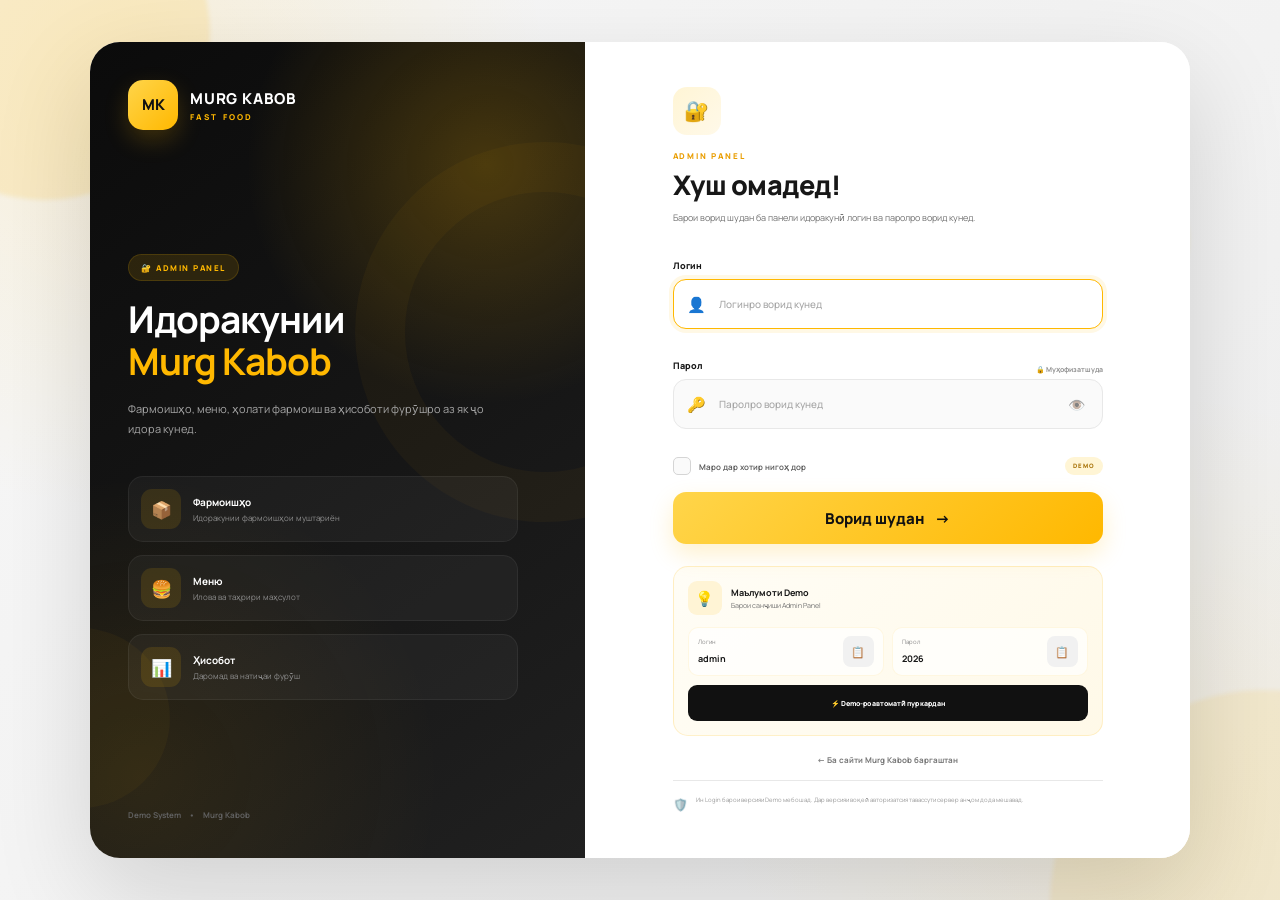
<file: login.html>
<!DOCTYPE html>
<html lang="tg">

<head>

    <meta charset="UTF-8">

    <meta
        name="viewport"
        content="width=device-width, initial-scale=1.0"
    >

    <meta
        name="description"
        content="Murg Kabob — воридшавӣ ба Admin Panel"
    >

    <meta
        name="theme-color"
        content="#111111"
    >

    <title>
        Murg Kabob — Admin Login
    </title>

    <link
        rel="stylesheet"
        href="login.css"
    >

</head>


<body>


<!-- =========================================================
     LOGIN PAGE
========================================================= -->

<main class="login-page">


    <!-- =====================================================
         DECORATIONS
    ===================================================== -->

    <div class="login-decoration decoration-one"></div>

    <div class="login-decoration decoration-two"></div>

    <div class="login-decoration decoration-three"></div>


    <!-- =====================================================
         LOGIN CONTAINER
    ===================================================== -->

    <section class="login-container">


        <!-- =================================================
             LEFT SIDE
        ================================================= -->

        <div class="login-brand-side">


            <!-- LOGO -->

            <a
                href="index.html"
                class="login-logo"
                aria-label="Murg Kabob"
            >

                <div class="login-logo-mark">
                    МК
                </div>


                <div class="login-logo-text">

                    <strong>
                        MURG KABOB
                    </strong>

                    <span>
                        FAST FOOD
                    </span>

                </div>

            </a>


            <!-- BRAND CONTENT -->

            <div class="brand-content">


                <span class="brand-badge">
                    🔐 ADMIN PANEL
                </span>


                <h1>
                    Идоракунии
                    <span>
                        Murg Kabob
                    </span>
                </h1>


                <p>
                    Фармоишҳо, меню, ҳолати фармоиш
                    ва ҳисоботи фурӯшро аз як ҷо
                    идора кунед.
                </p>


                <!-- FEATURES -->

                <div class="brand-features">


                    <div class="brand-feature">

                        <div class="brand-feature-icon">
                            📦
                        </div>

                        <div>

                            <strong>
                                Фармоишҳо
                            </strong>

                            <span>
                                Идоракунии фармоишҳои муштариён
                            </span>

                        </div>

                    </div>


                    <div class="brand-feature">

                        <div class="brand-feature-icon">
                            🍔
                        </div>

                        <div>

                            <strong>
                                Меню
                            </strong>

                            <span>
                                Илова ва таҳрири маҳсулот
                            </span>

                        </div>

                    </div>


                    <div class="brand-feature">

                        <div class="brand-feature-icon">
                            📊
                        </div>

                        <div>

                            <strong>
                                Ҳисобот
                            </strong>

                            <span>
                                Даромад ва натиҷаи фурӯш
                            </span>

                        </div>

                    </div>


                </div>

            </div>


            <!-- BRAND FOOTER -->

            <div class="brand-footer">

                <span>
                    Demo System
                </span>

                <span>
                    •
                </span>

                <span>
                    Murg Kabob
                </span>

            </div>


        </div>


        <!-- =================================================
             RIGHT SIDE
        ================================================= -->

        <div class="login-form-side">


            <div class="login-form-wrapper">


                <!-- MOBILE LOGO -->

                <a
                    href="index.html"
                    class="mobile-login-logo"
                >

                    <div class="login-logo-mark">
                        МК
                    </div>

                    <div>

                        <strong>
                            MURG KABOB
                        </strong>

                        <span>
                            ADMIN PANEL
                        </span>

                    </div>

                </a>


                <!-- FORM HEADER -->

                <div class="login-form-header">


                    <div class="login-icon">
                        🔐
                    </div>


                    <span class="login-small-title">
                        ADMIN PANEL
                    </span>


                    <h2>
                        Хуш омадед!
                    </h2>


                    <p>
                        Барои ворид шудан ба панели
                        идоракунӣ логин ва паролро
                        ворид кунед.
                    </p>


                </div>


                <!-- =================================================
                     LOGIN FORM
                ================================================= -->

                <form
                    class="login-form"
                    id="loginForm"
                    novalidate
                >


                    <!-- USERNAME -->

                    <div class="form-group">

                        <label for="username">

                            Логин

                        </label>


                        <div
                            class="input-wrapper"
                            id="usernameWrapper"
                        >

                            <span class="input-icon">
                                👤
                            </span>


                            <input
                                type="text"
                                id="username"
                                name="username"
                                placeholder="Логинро ворид кунед"
                                autocomplete="username"
                                required
                            >


                            <span
                                class="input-status"
                                id="usernameStatus"
                            ></span>

                        </div>


                        <small
                            class="field-error"
                            id="usernameError"
                        ></small>

                    </div>


                    <!-- PASSWORD -->

                    <div class="form-group">

                        <div class="label-row">

                            <label for="password">
                                Парол
                            </label>

                            <span class="secure-label">
                                🔒 Муҳофизатшуда
                            </span>

                        </div>


                        <div
                            class="input-wrapper"
                            id="passwordWrapper"
                        >

                            <span class="input-icon">
                                🔑
                            </span>


                            <input
                                type="password"
                                id="password"
                                name="password"
                                placeholder="Паролро ворид кунед"
                                autocomplete="current-password"
                                required
                            >


                            <button
                                type="button"
                                class="password-toggle"
                                id="passwordToggle"
                                aria-label="Нишон додани парол"
                                aria-pressed="false"
                            >
                                👁️
                            </button>

                        </div>


                        <small
                            class="field-error"
                            id="passwordError"
                        ></small>

                    </div>


                    <!-- OPTIONS -->

                    <div class="login-options">


                        <label class="remember-option">

                            <input
                                type="checkbox"
                                id="rememberMe"
                            >

                            <span class="custom-checkbox">
                                ✓
                            </span>

                            <span>
                                Маро дар хотир нигоҳ дор
                            </span>

                        </label>


                        <span class="demo-label">
                            DEMO
                        </span>


                    </div>


                    <!-- GLOBAL ERROR -->

                    <div
                        class="login-message error-message"
                        id="loginError"
                        role="alert"
                        aria-live="polite"
                    >

                        <span>
                            ⚠️
                        </span>

                        <div>

                            <strong>
                                Воридшавӣ нашуд
                            </strong>

                            <p id="loginErrorText">
                                Логин ё парол нодуруст аст.
                            </p>

                        </div>

                    </div>


                    <!-- SUCCESS -->

                    <div
                        class="login-message success-message"
                        id="loginSuccess"
                        role="status"
                        aria-live="polite"
                    >

                        <span>
                            ✅
                        </span>

                        <div>

                            <strong>
                                Воридшавӣ муваффақ!
                            </strong>

                            <p>
                                Admin Panel кушода мешавад...
                            </p>

                        </div>

                    </div>


                    <!-- SUBMIT -->

                    <button
                        type="submit"
                        class="login-button"
                        id="loginButton"
                    >

                        <span
                            class="login-button-text"
                            id="loginButtonText"
                        >
                            Ворид шудан
                        </span>

                        <span class="login-button-arrow">
                            →
                        </span>

                        <span
                            class="login-loader"
                            id="loginLoader"
                        ></span>

                    </button>


                </form>


                <!-- =================================================
                     DEMO INFORMATION
                ================================================= -->

                <div class="demo-login-card">


                    <div class="demo-login-header">

                        <span>
                            💡
                        </span>

                        <div>

                            <strong>
                                Маълумоти Demo
                            </strong>

                            <p>
                                Барои санҷиши Admin Panel
                            </p>

                        </div>

                    </div>


                    <div class="demo-credentials">


                        <div class="credential-item">

                            <span>
                                Логин
                            </span>

                            <strong>
                                admin
                            </strong>

                            <button
                                type="button"
                                class="copy-button"
                                data-copy="admin"
                                aria-label="Нусхабардории логин"
                            >
                                📋
                            </button>

                        </div>


                        <div class="credential-item">

                            <span>
                                Парол
                            </span>

                            <strong>
                                2026
                            </strong>

                            <button
                                type="button"
                                class="copy-button"
                                data-copy="2026"
                                aria-label="Нусхабардории парол"
                            >
                                📋
                            </button>

                        </div>


                    </div>


                    <button
                        type="button"
                        class="demo-fill-button"
                        id="fillDemoButton"
                    >
                        ⚡ Demo-ро автоматӣ пур кардан
                    </button>


                </div>


                <!-- BACK TO WEBSITE -->

                <a
                    href="index.html"
                    class="back-site-link"
                >
                    ← Ба сайти Murg Kabob баргаштан
                </a>


                <!-- SECURITY NOTE -->

                <div class="security-note">

                    <span>
                        🛡️
                    </span>

                    <p>
                        Ин Login барои версияи Demo мебошад.
                        Дар версияи воқеӣ авторизатсия
                        тавассути сервер анҷом дода мешавад.
                    </p>

                </div>


            </div>

        </div>


    </section>


</main>


<!-- =========================================================
     TOAST
========================================================= -->

<div
    class="login-toast"
    id="loginToast"
    role="status"
    aria-live="polite"
>

    <div class="login-toast-icon">
        ✅
    </div>

    <div>

        <strong id="toastTitle">
            Нусхабардорӣ шуд
        </strong>

        <p id="toastText">
            Маълумот нусхабардорӣ шуд.
        </p>

    </div>

</div>


<!-- =========================================================
     NOSCRIPT
========================================================= -->

<noscript>

    <div class="noscript-message">

        Барои ворид шудан JavaScript-ро фаъол кунед.

    </div>

</noscript>


<!-- =========================================================
     JAVASCRIPT
========================================================= -->

<script src="login.js"></script>


</body>

</html>
</file>
<file: style.css>
@import url("https://fonts.googleapis.com/css2?family=Manrope:wght@400;500;600;700;800&display=swap");

:root {
    --cyan: #ffb800;
    --cyan-deep: #111111;
    --cyan-soft: #fff4cc;
    --yellow: #ffb800;
    --ink: #111111;
    --ink-soft: #1f2839;
    --muted: #5c6778;
    --line: #e7edf2;
    --bg: #ffffff;
    --card: #ffffff;
    --shadow: 0 16px 40px rgba(11, 18, 32, 0.08);
    --radius: 22px;
    --container: 1160px;
}

* { margin: 0; padding: 0; box-sizing: border-box; }

html { scroll-behavior: smooth; scroll-padding-top: 88px; }

body {
    min-height: 100vh;
    background:
        radial-gradient(circle at 8% 0%, rgba(255, 184, 0, 0.28), transparent 28%),
        radial-gradient(circle at 92% 12%, rgba(255, 213, 74, 0.22), transparent 26%),
        #fff;
    color: var(--ink);
    font-family: Manrope, ui-sans-serif, system-ui, sans-serif;
    overflow-x: hidden;
}

body.modal-open,
body.cart-open { overflow: hidden; }

button, input, textarea, select { font: inherit; }
button { border: none; background: none; cursor: pointer; }
a { color: inherit; text-decoration: none; }
img { display: block; max-width: 100%; }

.container {
    width: min(calc(100% - 40px), var(--container));
    margin: 0 auto;
}

.site-header {
    position: sticky;
    top: 0;
    z-index: 900;
    background: rgba(255, 255, 255, 0.9);
    backdrop-filter: blur(16px);
    border-bottom: 1px solid rgba(11, 18, 32, 0.05);
}

.header-inner {
    min-height: 76px;
    display: flex;
    align-items: center;
    justify-content: space-between;
    gap: 20px;
}

.logo, .footer-brand {
    display: flex;
    align-items: center;
    gap: 10px;
}

.logo-mark {
    width: 44px;
    height: 44px;
    display: grid;
    place-items: center;
    border-radius: 14px;
    background: var(--cyan);
    color: #111;
    font-size: 15px;
    font-weight: 800;
    box-shadow: 0 8px 18px rgba(255, 184, 0, 0.35);
}

.logo-text, .footer-brand > div:last-child {
    display: flex;
    flex-direction: column;
    line-height: 1.1;
}

.logo-text strong, .footer-brand strong {
    font-size: 15px;
    letter-spacing: -0.02em;
}

.logo-text small, .logo-text span, .footer-brand span {
    color: var(--cyan-deep);
    font-size: 11px;
    font-weight: 700;
    letter-spacing: 0.12em;
}

.navigation { display: flex; align-items: center; gap: 4px; }

.nav-link {
    padding: 10px 14px;
    border-radius: 999px;
    color: var(--ink-soft);
    font-size: 15px;
    font-weight: 600;
}

.nav-link:hover { background: #f4f7fa; }
.nav-link.active { color: var(--cyan-deep); background: var(--cyan-soft); }

.header-actions { display: flex; align-items: center; gap: 10px; }

.cart-button, .primary-button, .promo-button, .delivery-order-button,
.submit-order-button, .checkout-button, .empty-cart-button {
    display: inline-flex;
    align-items: center;
    justify-content: center;
    gap: 8px;
    min-height: 46px;
    padding: 0 18px;
    border-radius: 999px;
    background: var(--cyan);
    color: #111;
    font-size: 15px;
    font-weight: 700;
    transition: 0.2s ease;
}

.cart-button:hover, .primary-button:hover, .promo-button:hover,
.delivery-order-button:hover, .submit-order-button:hover,
.checkout-button:hover, .empty-cart-button:hover {
    background: #111;
    color: var(--yellow);
    transform: translateY(-1px);
}

.cart-count {
    min-width: 22px;
    height: 22px;
    display: inline-grid;
    place-items: center;
    padding: 0 6px;
    border-radius: 999px;
    background: var(--yellow);
    color: var(--ink);
    font-size: 12px;
    font-weight: 800;
}

.mobile-menu-button {
    display: none;
    width: 44px;
    height: 44px;
    border-radius: 12px;
    background: #f4f7fa;
    flex-direction: column;
    align-items: center;
    justify-content: center;
    gap: 5px;
}

.mobile-menu-button span {
    display: block;
    width: 18px;
    height: 2px;
    border-radius: 2px;
    background: var(--ink);
    transition: 0.2s ease;
}

.mobile-menu-button.active span:nth-child(1) { transform: translateY(7px) rotate(45deg); }
.mobile-menu-button.active span:nth-child(2) { opacity: 0; }
.mobile-menu-button.active span:nth-child(3) { transform: translateY(-7px) rotate(-45deg); }

.hero { padding: 56px 0 36px; }

.hero-grid {
    display: grid;
    grid-template-columns: 1.05fr 0.95fr;
    align-items: center;
    gap: 48px;
}

.hero-badge, .section-label, .promo-label, .delivery-card-label, .modal-label {
    display: inline-flex;
    align-items: center;
    width: fit-content;
    margin-bottom: 14px;
    padding: 7px 12px;
    border-radius: 999px;
    background: rgba(255, 255, 255, 0.8);
    color: var(--cyan-deep);
    font-size: 13px;
    font-weight: 700;
    border: 1px solid rgba(255, 184, 0, 0.45);
}

.hero-content h1, .section-header h2, .promo-content h2 {
    font-size: clamp(36px, 5vw, 62px);
    line-height: 1.02;
    letter-spacing: -0.045em;
    font-weight: 800;
}

.hero-content h1 span {
    color: #111;
    background-image: linear-gradient(var(--yellow), var(--yellow));
    background-repeat: no-repeat;
    background-size: 100% 0.28em;
    background-position: 0 88%;
}

.hero-description, .section-header p, .promo-content p {
    max-width: 520px;
    margin-top: 16px;
    color: var(--muted);
    font-size: 17px;
    line-height: 1.65;
}

.hero-actions, .hero-info { display: flex; flex-wrap: wrap; gap: 12px; }
.hero-actions { margin-top: 28px; }
.hero-info { margin-top: 28px; }

.secondary-button {
    display: inline-flex;
    align-items: center;
    justify-content: center;
    min-height: 46px;
    padding: 0 18px;
    border-radius: 999px;
    background: var(--ink);
    color: #fff;
    font-weight: 700;
}

.hero-info-item {
    display: flex;
    align-items: center;
    gap: 10px;
    min-width: 150px;
}

.hero-info-item > span {
    width: 40px;
    height: 40px;
    display: grid;
    place-items: center;
    border-radius: 12px;
    background: #fff;
    box-shadow: var(--shadow);
}

.hero-info-item strong { display: block; font-size: 14px; }
.hero-info-item small { color: var(--muted); font-size: 12px; }

.hero-image-wrapper { position: relative; }

.hero-image-card {
    position: relative;
    min-height: 460px;
    overflow: hidden;
    border-radius: 36px;
    background: #fff6d8;
    box-shadow: 0 30px 70px rgba(11, 18, 32, 0.12);
}

.hero-image, .hero-image-card img {
    width: 100%;
    height: 460px;
    object-fit: cover;
}

.hero-image-overlay {
    position: absolute;
    inset: auto 0 0;
    height: 30%;
    background: linear-gradient(transparent, rgba(11, 18, 32, 0.08));
}

.hero-promo-badge, .hero-floating-card {
    position: absolute;
    display: flex;
    flex-direction: column;
    gap: 2px;
    padding: 12px 14px;
    border-radius: 18px;
    background: #fff;
    box-shadow: var(--shadow);
}

.hero-promo-badge { left: 18px; bottom: 18px; }
.hero-promo-badge strong { font-size: 26px; color: var(--cyan-deep); }
.hero-promo-badge span, .hero-floating-card small { color: var(--muted); font-size: 12px; }

.hero-floating-card {
    flex-direction: row;
    align-items: center;
    gap: 10px;
}

.hero-floating-card-one { top: 22px; left: -18px; }
.hero-floating-card-two { right: -8px; bottom: 78px; }
.hero-floating-card span { font-size: 22px; }
.hero-floating-card strong { display: block; font-size: 14px; }

.benefits { padding: 10px 0 20px; }

.benefits-grid, .contact-grid {
    display: grid;
    grid-template-columns: repeat(4, 1fr);
    gap: 14px;
}

.contact-grid { grid-template-columns: repeat(3, 1fr); }

.benefit-card, .contact-card, .delivery-step, .delivery-card {
    display: flex;
    align-items: center;
    gap: 12px;
    padding: 16px;
    border: 1px solid var(--line);
    border-radius: 18px;
    background: rgba(255, 255, 255, 0.86);
    box-shadow: 0 8px 24px rgba(11, 18, 32, 0.04);
}

.benefit-icon, .contact-icon, .step-icon, .delivery-card-icon {
    width: 46px;
    height: 46px;
    flex: 0 0 46px;
    display: grid;
    place-items: center;
    border-radius: 14px;
    background: var(--cyan-soft);
    font-size: 22px;
}

.benefit-card h3, .contact-card h3, .delivery-step h3 { font-size: 16px; }
.benefit-card p, .contact-card p, .delivery-step p { color: var(--muted); font-size: 14px; line-height: 1.45; }

.menu-section, .delivery-section, .contact-section { padding: 72px 0; }
.promo-section { padding: 10px 0 72px; }

.section-header { margin-bottom: 28px; }
.section-header h2, .delivery-card h3 { font-size: clamp(28px, 4vw, 42px); letter-spacing: -0.04em; }

.menu-controls {
    display: flex;
    align-items: center;
    justify-content: space-between;
    gap: 16px;
    margin-bottom: 22px;
}

.menu-categories {
    display: flex;
    flex-wrap: wrap;
    gap: 8px;
}

.category-button {
    min-height: 40px;
    padding: 0 14px;
    border-radius: 999px;
    border: 1px solid var(--line);
    background: #fff;
    color: var(--ink-soft);
    font-size: 14px;
    font-weight: 700;
}

.category-button.active, .category-button:hover {
    background: var(--ink);
    border-color: var(--ink);
    color: #fff;
}

.menu-search {
    width: min(280px, 100%);
    min-height: 44px;
    display: flex;
    align-items: center;
    gap: 8px;
    padding: 0 14px;
    border: 1px solid var(--line);
    border-radius: 999px;
    background: #fff;
}

.menu-search input {
    width: 100%;
    border: none;
    outline: none;
    background: transparent;
    font-size: 14px;
}

.menu-grid {
    display: grid;
    grid-template-columns: repeat(3, 1fr);
    gap: 18px;
}

.menu-card, .product-card {
    overflow: hidden;
    border: 1px solid var(--line);
    border-radius: 24px;
    background: #fff;
    box-shadow: 0 10px 28px rgba(11, 18, 32, 0.05);
    transition: 0.2s ease;
}

.menu-card:hover, .product-card:hover { transform: translateY(-4px); box-shadow: var(--shadow); }

.menu-card-image, .product-image {
    position: relative;
    height: 210px;
    background: #f4f7fa;
}

.menu-card-image img, .product-image img {
    width: 100%;
    height: 100%;
    object-fit: cover;
}

.menu-category-badge, .product-category, .product-badge {
    position: absolute;
    top: 12px;
    left: 12px;
    padding: 6px 10px;
    border-radius: 999px;
    background: rgba(255, 255, 255, 0.92);
    color: var(--cyan-deep);
    font-size: 12px;
    font-weight: 800;
}

.menu-card-content, .product-content { padding: 16px 16px 18px; }
.menu-card-content h3, .product-content h3 { font-size: 18px; letter-spacing: -0.02em; }
.menu-card-content p, .product-content p {
    min-height: 42px;
    margin-top: 6px;
    color: var(--muted);
    font-size: 14px;
    line-height: 1.5;
}

.menu-card-footer, .product-footer {
    display: flex;
    align-items: center;
    justify-content: space-between;
    gap: 10px;
    margin-top: 14px;
}

.menu-price, .product-price { font-size: 18px; color: var(--ink); }

.add-to-cart-button, .add-cart-button {
    min-height: 40px;
    padding: 0 14px;
    border-radius: 999px;
    background: var(--cyan-soft);
    color: var(--cyan-deep);
    font-size: 14px;
    font-weight: 800;
}

.add-to-cart-button:hover, .add-cart-button:hover {
    background: #111;
    color: var(--yellow);
}

.menu-empty, .empty-menu {
    grid-column: 1 / -1;
    padding: 48px 16px;
    text-align: center;
    border: 1px dashed var(--line);
    border-radius: 20px;
    background: #fff;
}

.menu-empty-icon { font-size: 36px; margin-bottom: 8px; }
.menu-empty p, .empty-menu p { color: var(--muted); }

.promo-card {
    display: flex;
    align-items: center;
    justify-content: space-between;
    gap: 24px;
    padding: 42px;
    border-radius: 32px;
    color: #fff;
    background:
        radial-gradient(circle at 85% 20%, rgba(255, 225, 74, 0.35), transparent 28%),
        linear-gradient(135deg, #222, #111);
}

.promo-content h2, .promo-label { color: #fff; }
.promo-label { background: rgba(255, 255, 255, 0.16); border-color: transparent; }
.promo-content p { color: rgba(255, 255, 255, 0.86); }
.promo-button { background: #fff; color: var(--ink); }
.promo-button:hover { background: var(--yellow); color: var(--ink); }

.promo-decoration {
    display: flex;
    gap: 8px;
    font-size: 64px;
}

.delivery-layout {
    display: grid;
    grid-template-columns: 1.3fr 0.7fr;
    gap: 22px;
    align-items: start;
}

.delivery-steps { display: grid; grid-template-columns: 1fr 1fr; gap: 12px; }

.delivery-step { align-items: flex-start; }
.step-number {
    font-size: 13px;
    font-weight: 800;
    color: var(--cyan-deep);
}

.delivery-card {
    display: block;
    padding: 28px;
    border-radius: 28px;
}

.delivery-card h3 { margin: 8px 0 18px; }
.delivery-info-row, .cart-total-row, .checkout-summary > div {
    display: flex;
    align-items: center;
    justify-content: space-between;
    gap: 12px;
    padding: 12px 0;
    border-bottom: 1px solid var(--line);
    color: var(--muted);
}

.delivery-info-row strong, .cart-grand-total strong {
    font-size: 20px;
}
.delivery-order-button, .checkout-button, .submit-order-button { width: 100%; margin-top: 16px; }

.contact-card { display: block; text-align: left; }
.contact-card .contact-icon { margin-bottom: 12px; }
.contact-card > span { color: var(--muted); font-size: 13px; }
.contact-card h3 { margin-top: 4px; }
.contact-card a { display: inline-block; margin-top: 10px; color: var(--cyan-deep); font-weight: 800; }

.site-footer {
    padding: 22px 0 28px;
    background: #111;
    color: #fff;
}
.footer-inner {
    display: flex;
    align-items: center;
    justify-content: space-between;
    gap: 12px;
    color: #c8c8c8;
    font-size: 14px;
}
.site-footer .logo-text strong,
.site-footer .footer-brand strong { color: #fff; }
.site-footer .logo-text small,
.site-footer .footer-brand span { color: var(--yellow); }

.cart-overlay, .modal {
    position: fixed;
    inset: 0;
    z-index: 1500;
    background: rgba(11, 18, 32, 0.46);
    opacity: 0;
    visibility: hidden;
    transition: 0.2s ease;
}

.modal { z-index: 1800; display: flex; align-items: center; justify-content: center; padding: 20px; }
.cart-overlay.active, .modal.active { opacity: 1; visibility: visible; }

.cart-drawer {
    position: fixed;
    top: 0;
    right: 0;
    bottom: 0;
    z-index: 1600;
    width: min(420px, 100%);
    display: flex;
    flex-direction: column;
    background: #fff;
    transform: translateX(105%);
    transition: transform 0.28s ease;
}

.cart-drawer.active { transform: translateX(0); }

.cart-header, .modal-header {
    display: flex;
    align-items: center;
    justify-content: space-between;
    gap: 12px;
    padding: 18px 18px 14px;
    border-bottom: 1px solid var(--line);
}

.cart-header h2, .modal-header h2 { font-size: 22px; letter-spacing: -0.03em; }
.cart-close, .modal-close {
    width: 38px;
    height: 38px;
    border-radius: 12px;
    background: #f4f7fa;
    font-size: 22px;
}

.cart-items { flex: 1; overflow: auto; padding: 8px 18px 18px; }
.cart-footer, .order-form { padding: 16px 18px 20px; }

.cart-item {
    display: grid;
    grid-template-columns: 72px 1fr;
    gap: 12px;
    padding: 14px 0;
    border-bottom: 1px solid var(--line);
}

.cart-item > img {
    width: 72px;
    height: 72px;
    object-fit: cover;
    border-radius: 14px;
    background: #f4f7fa;
}

.cart-item-top, .cart-item-bottom {
    display: flex;
    align-items: center;
    justify-content: space-between;
    gap: 8px;
}

.cart-item-top { align-items: flex-start; }
.cart-item h4 { font-size: 15px; }
.cart-item-top span, .cart-delivery-note, .checkout-demo-note { color: var(--muted); font-size: 13px; }
.cart-item-bottom { margin-top: 8px; }

.cart-remove-button, .quantity-control button {
    width: 30px;
    height: 30px;
    border-radius: 9px;
    background: #f4f7fa;
    font-weight: 800;
}

.cart-remove-button { background: #ffecec; color: #c62828; }
.quantity-control { display: inline-flex; align-items: center; gap: 8px; }
.quantity-control strong { min-width: 16px; text-align: center; }

.empty-cart {
    height: 100%;
    display: flex;
    flex-direction: column;
    align-items: center;
    justify-content: center;
    text-align: center;
    gap: 8px;
    color: var(--muted);
}

.empty-cart-icon { font-size: 42px; }
.empty-cart h3 { color: var(--ink); }
.empty-cart-button { margin-top: 8px; }

.modal-card {
    width: min(560px, 100%);
    max-height: min(92vh, 820px);
    overflow: auto;
    border-radius: 24px;
    background: #fff;
}

.form-group { display: flex; flex-direction: column; gap: 6px; margin-bottom: 14px; }
.form-group label { font-size: 14px; font-weight: 700; }

.form-group input, .form-group textarea {
    width: 100%;
    padding: 12px 14px;
    border: 1px solid var(--line);
    border-radius: 14px;
    background: #f8fafc;
    outline: none;
    font-size: 15px;
}

.form-group input:focus, .form-group textarea:focus, .menu-search:focus-within {
    border-color: var(--cyan);
    box-shadow: 0 0 0 4px rgba(255, 184, 0, 0.2);
    background: #fff;
}

.payment-options { display: grid; grid-template-columns: 1fr 1fr; gap: 10px; }

.payment-option { position: relative; cursor: pointer; }
.payment-option input { position: absolute; opacity: 0; }

.payment-option-content {
    display: flex;
    align-items: center;
    gap: 10px;
    min-height: 68px;
    padding: 10px 12px;
    border: 1px solid var(--line);
    border-radius: 16px;
    background: #f8fafc;
}

.payment-option:has(input:checked) .payment-option-content {
    border-color: var(--cyan);
    background: var(--cyan-soft);
}

.payment-icon { font-size: 22px; }
.payment-option strong, .payment-option small { display: block; }
.payment-option small { color: var(--muted); font-size: 12px; }

.checkout-summary {
    margin: 8px 0 16px;
    padding: 8px 14px;
    border-radius: 16px;
    background: #f8fafc;
}

.checkout-total { border-bottom: none; }
.checkout-total strong { font-size: 18px; color: var(--ink); }
.checkout-demo-note { margin-top: 10px; text-align: center; }

.checkout-button:disabled, .submit-order-button:disabled {
    opacity: 0.45;
    cursor: not-allowed;
    transform: none;
}

.success-toast {
    position: fixed;
    right: 18px;
    bottom: 18px;
    z-index: 3000;
    width: min(360px, calc(100% - 24px));
    display: flex;
    align-items: center;
    gap: 12px;
    padding: 14px;
    border-radius: 18px;
    background: var(--ink);
    color: #fff;
    box-shadow: var(--shadow);
    opacity: 0;
    visibility: hidden;
    transform: translateY(12px);
    transition: 0.2s ease;
}

.success-toast.show, .success-toast.active {
    opacity: 1;
    visibility: visible;
    transform: none;
}

.toast-icon {
    width: 40px;
    height: 40px;
    display: grid;
    place-items: center;
    border-radius: 12px;
    background: rgba(255, 225, 74, 0.18);
}

.success-toast p { color: #c9d2dc; font-size: 14px; }

@media (max-width: 980px) {
    .navigation {
        position: absolute;
        top: calc(100% + 8px);
        left: 16px;
        right: 16px;
        display: none;
        flex-direction: column;
        padding: 10px;
        border: 1px solid var(--line);
        border-radius: 18px;
        background: #fff;
        box-shadow: var(--shadow);
    }
    .navigation.active { display: flex; }
    .mobile-menu-button { display: flex; }
    .hero-grid, .delivery-layout, .menu-grid { grid-template-columns: 1fr; }
    .benefits-grid { grid-template-columns: 1fr 1fr; }
    .hero-floating-card-one, .hero-floating-card-two { position: static; margin-top: 10px; }
    .hero-image, .hero-image-card img, .hero-image-card { height: auto; min-height: 280px; }
    .menu-grid { grid-template-columns: 1fr 1fr; }
}

@media (max-width: 700px) {
    .cart-label { display: none; }
    .cart-button { width: 46px; padding: 0; position: relative; }
    .cart-count { position: absolute; top: -6px; right: -6px; }
    .menu-controls, .footer-inner, .promo-card { flex-direction: column; align-items: stretch; }
    .menu-search { width: 100%; }
    .benefits-grid, .contact-grid, .delivery-steps, .menu-grid, .payment-options { grid-template-columns: 1fr; }
    .hero-actions, .primary-button, .secondary-button { width: 100%; }
    .hero-actions { flex-direction: column; }
    .promo-decoration { font-size: 42px; }
    .logo-text { display: none; }
}
</file>
<file: admin.css>
@import url("https://fonts.googleapis.com/css2?family=Manrope:wght@400;500;600;700;800&display=swap");

/* =========================================================
   MURG KABOB — ADMIN PANEL
   admin.css
========================================================= */


/* =========================================================
   VARIABLES
========================================================= */

:root {

    --yellow: #ffb800;
    --yellow-light: #ffd54a;
    --yellow-dark: #e99d00;
    --yellow-soft: #fff7dc;

    --black: #111111;
    --black-2: #181818;
    --black-3: #222222;

    --white: #ffffff;

    --bg: #f5f6f8;
    --card: #ffffff;

    --text: #171717;
    --text-soft: #6f7480;

    --border: #e8e9ed;

    --green: #17a66a;
    --green-soft: #e7f8f0;

    --red: #ef4444;
    --red-dark: #dc2626;
    --red-soft: #fff0f0;

    --orange: #f59e0b;
    --orange-soft: #fff7e5;

    --blue: #3b82f6;
    --blue-soft: #edf4ff;

    --purple: #8b5cf6;

    --sidebar-width: 270px;

    --radius-sm: 10px;
    --radius-md: 16px;
    --radius-lg: 22px;
    --radius-xl: 28px;

    --shadow-sm:
        0 4px 15px rgba(0, 0, 0, 0.05);

    --shadow:
        0 10px 35px rgba(0, 0, 0, 0.07);

    --shadow-lg:
        0 20px 60px rgba(0, 0, 0, 0.12);

    --transition:
        0.25s ease;
}


/* =========================================================
   RESET
========================================================= */

* {
    margin: 0;
    padding: 0;
    box-sizing: border-box;
}


html {
    scroll-behavior: smooth;
}


body {

    min-height: 100vh;

    background:
        var(--bg);

    color:
        var(--text);

    font-family:
        "Manrope",
        Arial,
        sans-serif;

    overflow-x: hidden;
}


body.modal-open {
    overflow: hidden;
}


button,
input,
select,
textarea {
    font: inherit;
}


button {
    border: none;
}


button,
a,
select {
    -webkit-tap-highlight-color:
        transparent;
}


button,
a {
    transition:
        var(--transition);
}


button {
    cursor: pointer;
}


a {
    color: inherit;
    text-decoration: none;
}


img {
    display: block;
    max-width: 100%;
}


input,
select,
textarea {
    outline: none;
}


textarea {
    resize: vertical;
}


/* =========================================================
   SCROLLBAR
========================================================= */

::-webkit-scrollbar {
    width: 8px;
    height: 8px;
}


::-webkit-scrollbar-track {
    background: #eeeeee;
}


::-webkit-scrollbar-thumb {
    background: #c9c9c9;
    border-radius: 20px;
}


::-webkit-scrollbar-thumb:hover {
    background: #aaaaaa;
}


/* =========================================================
   SIDEBAR OVERLAY
========================================================= */

.sidebar-overlay {

    position: fixed;
    inset: 0;

    z-index: 998;

    background:
        rgba(0, 0, 0, 0.55);

    backdrop-filter:
        blur(3px);

    opacity: 0;
    visibility: hidden;

    transition:
        var(--transition);
}


.sidebar-overlay.active {
    opacity: 1;
    visibility: visible;
}


/* =========================================================
   SIDEBAR
========================================================= */

.sidebar {

    position: fixed;

    top: 0;
    left: 0;
    bottom: 0;

    z-index: 1000;

    width:
        var(--sidebar-width);

    display: flex;
    flex-direction: column;

    background:
        linear-gradient(
            180deg,
            #101010 0%,
            #151515 55%,
            #0d0d0d 100%
        );

    color:
        var(--white);

    border-right:
        1px solid
        rgba(255, 255, 255, 0.06);

    overflow-y: auto;
    overflow-x: hidden;
}


/* =========================================================
   SIDEBAR HEADER
========================================================= */

.sidebar-header {

    min-height: 90px;

    padding:
        20px 20px;

    display: flex;
    align-items: center;
    justify-content: space-between;

    border-bottom:
        1px solid
        rgba(255, 255, 255, 0.08);
}


.sidebar-logo {

    display: flex;
    align-items: center;

    gap: 12px;
}


.sidebar-logo-mark {

    width: 45px;
    height: 45px;

    flex-shrink: 0;

    display: grid;
    place-items: center;

    border-radius:
        14px;

    background:
        linear-gradient(
            135deg,
            var(--yellow),
            var(--yellow-light)
        );

    color:
        var(--black);

    font-size: 16px;
    font-weight: 900;

    box-shadow:
        0 8px 25px
        rgba(255, 184, 0, 0.18);
}


.sidebar-logo-text {

    display: flex;
    flex-direction: column;

    gap: 2px;
}


.sidebar-logo-text strong {

    font-size: 14px;
    font-weight: 900;

    letter-spacing:
        0.2px;
}


.sidebar-logo-text span {

    color:
        #858585;

    font-size: 9px;
    font-weight: 800;

    letter-spacing:
        1.5px;
}


.sidebar-close {

    display: none;

    width: 38px;
    height: 38px;

    align-items: center;
    justify-content: center;

    border-radius:
        10px;

    background:
        rgba(255, 255, 255, 0.08);

    color:
        var(--white);

    font-size: 25px;
}


/* =========================================================
   RESTAURANT STATUS
========================================================= */

.restaurant-status {

    margin:
        22px 18px 12px;

    padding:
        16px;

    display: flex;
    align-items: center;

    gap: 12px;

    border:
        1px solid
        rgba(255, 184, 0, 0.20);

    border-radius:
        18px;

    background:
        linear-gradient(
            135deg,
            rgba(255, 184, 0, 0.15),
            rgba(255, 184, 0, 0.04)
        );
}


.restaurant-status-icon {

    width: 48px;
    height: 48px;

    flex-shrink: 0;

    display: grid;
    place-items: center;

    border-radius:
        14px;

    background:
        var(--yellow);

    color:
        var(--black);

    font-size: 22px;
}


.restaurant-status > div:last-child {

    min-width: 0;

    display: flex;
    flex-direction: column;

    gap: 4px;
}


.restaurant-status strong {

    font-size: 14px;
    font-weight: 800;
}


.restaurant-status span {

    display: flex;
    align-items: center;

    gap: 6px;

    color:
        #aaaaaa;

    font-size: 11px;
}


.restaurant-status i {

    width: 8px;
    height: 8px;

    border-radius:
        50%;

    background:
        #23d17f;

    box-shadow:
        0 0 0 5px
        rgba(35, 209, 127, 0.12);
}


/* =========================================================
   SIDEBAR NAVIGATION
========================================================= */

.sidebar-nav {

    padding:
        16px 14px 25px;

    display: flex;
    flex-direction: column;

    gap: 7px;
}


.sidebar-nav-title {

    padding:
        0 12px 8px;

    color:
        #6f6f6f;

    font-size: 9px;
    font-weight: 900;

    letter-spacing:
        2px;
}


.nav-item {

    width: 100%;
    min-height: 52px;

    padding:
        10px 12px;

    display: flex;
    align-items: center;

    gap: 11px;

    border:
        1px solid transparent;

    border-radius:
        14px;

    background:
        transparent;

    color:
        #a9a9a9;

    text-align: left;
}


.nav-item:hover {

    color:
        var(--white);

    background:
        rgba(255, 255, 255, 0.06);
}


.nav-item.active {

    color:
        var(--black);

    background:
        linear-gradient(
            135deg,
            var(--yellow-light),
            var(--yellow)
        );

    border-color:
        rgba(255, 255, 255, 0.4);

    box-shadow:
        0 8px 25px
        rgba(255, 184, 0, 0.18);
}


.nav-icon {

    width: 30px;
    height: 30px;

    flex-shrink: 0;

    display: grid;
    place-items: center;

    font-size: 18px;
}


.nav-text {

    flex: 1;

    font-size: 13px;
    font-weight: 700;
}


.nav-badge {

    min-width: 25px;
    height: 25px;

    padding:
        0 7px;

    display: grid;
    place-items: center;

    border-radius:
        20px;

    background:
        rgba(255, 255, 255, 0.10);

    color:
        inherit;

    font-size: 10px;
    font-weight: 900;
}


.nav-item.active
.nav-badge {

    background:
        rgba(0, 0, 0, 0.09);
}


.nav-badge-warning {

    background:
        rgba(255, 184, 0, 0.15);

    color:
        var(--yellow);
}


.nav-item.active
.nav-badge-warning {

    background:
        rgba(0, 0, 0, 0.10);

    color:
        var(--black);
}


/* =========================================================
   SIDEBAR BOTTOM
========================================================= */

.sidebar-bottom {

    margin-top: auto;

    padding:
        16px;

    border-top:
        1px solid
        rgba(255, 255, 255, 0.07);
}


.sidebar-help-card {

    margin-bottom:
        12px;

    padding:
        14px;

    display: flex;

    gap: 10px;

    border-radius:
        14px;

    background:
        rgba(255, 255, 255, 0.05);
}


.sidebar-help-icon {

    width: 34px;
    height: 34px;

    flex-shrink: 0;

    display: grid;
    place-items: center;

    border-radius:
        10px;

    background:
        rgba(255, 184, 0, 0.14);
}


.sidebar-help-card strong {

    display: block;

    margin-bottom:
        4px;

    font-size: 12px;
}


.sidebar-help-card p {

    color:
        #888888;

    font-size: 10px;

    line-height: 1.5;
}


/* =========================================================
   BACK TO SITE
========================================================= */

.back-to-site,
.logout-button {

    width: 100%;

    min-height: 45px;

    padding:
        0 13px;

    display: flex;
    align-items: center;

    gap: 10px;

    border-radius:
        12px;

    font-size: 12px;
    font-weight: 700;
}


.back-to-site {

    margin-bottom:
        8px;

    background:
        rgba(255, 255, 255, 0.05);

    color:
        #c9c9c9;
}


.back-to-site:hover {

    background:
        rgba(255, 255, 255, 0.09);

    color:
        var(--white);
}


/* =========================================================
   LOGOUT
========================================================= */

.logout-button {

    border:
        1px solid
        rgba(239, 68, 68, 0.18);

    background:
        rgba(239, 68, 68, 0.08);

    color:
        #ff8d8d;

    text-align: left;
}


.logout-button:hover {

    border-color:
        rgba(239, 68, 68, 0.30);

    background:
        rgba(239, 68, 68, 0.16);

    color:
        #ffffff;
}


/* =========================================================
   ADMIN MAIN
========================================================= */

.admin-main {

    min-height: 100vh;

    margin-left:
        var(--sidebar-width);
}


/* =========================================================
   TOPBAR
========================================================= */

.admin-topbar {

    position: sticky;

    top: 0;

    z-index: 100;

    min-height: 78px;

    padding:
        0 30px;

    display: flex;
    align-items: center;
    justify-content: space-between;

    gap: 20px;

    background:
        rgba(255, 255, 255, 0.94);

    backdrop-filter:
        blur(15px);

    border-bottom:
        1px solid
        var(--border);
}


.topbar-left,
.topbar-right {

    display: flex;
    align-items: center;
}


.topbar-left {
    gap: 14px;
}


.topbar-right {
    gap: 18px;
}


.menu-toggle {

    display: none;

    width: 42px;
    height: 42px;

    padding:
        10px;

    flex-direction: column;
    align-items: center;
    justify-content: center;

    gap: 4px;

    border-radius:
        12px;

    background:
        var(--black);
}


.menu-toggle span {

    width: 19px;
    height: 2px;

    border-radius:
        10px;

    background:
        var(--white);
}


.topbar-title {

    display: flex;
    flex-direction: column;

    gap: 1px;
}


.topbar-title > span {

    color:
        var(--text-soft);

    font-size: 10px;
    font-weight: 700;

    text-transform:
        uppercase;

    letter-spacing:
        1px;
}


.topbar-title h1 {

    font-size: 20px;
    font-weight: 900;
}


.topbar-datetime {

    padding-right:
        18px;

    display: flex;
    flex-direction: column;

    align-items: flex-end;

    border-right:
        1px solid
        var(--border);
}


.topbar-datetime strong {

    font-size: 13px;
    font-weight: 900;
}


.topbar-datetime span {

    color:
        var(--text-soft);

    font-size: 10px;
}


/* =========================================================
   NOTIFICATION
========================================================= */

.notification-button {

    position: relative;

    width: 42px;
    height: 42px;

    display: grid;
    place-items: center;

    border-radius:
        13px;

    background:
        #f3f4f6;

    color:
        var(--black);

    font-size: 17px;
}


.notification-button:hover {

    background:
        var(--yellow-soft);
}


.notification-button small {

    position: absolute;

    top: -4px;
    right: -4px;

    min-width: 19px;
    height: 19px;

    padding:
        0 5px;

    display: grid;
    place-items: center;

    border:
        2px solid
        var(--white);

    border-radius:
        20px;

    background:
        var(--red);

    color:
        var(--white);

    font-size: 8px;
    font-weight: 900;
}


/* =========================================================
   ADMIN PROFILE
========================================================= */

.admin-profile {

    display: flex;
    align-items: center;

    gap: 10px;
}


.admin-avatar {

    width: 42px;
    height: 42px;

    display: grid;
    place-items: center;

    border-radius:
        13px;

    background:
        linear-gradient(
            135deg,
            var(--yellow),
            var(--yellow-light)
        );

    color:
        var(--black);

    font-weight: 900;
}


.admin-profile > div:last-child {

    display: flex;
    flex-direction: column;
}


.admin-profile strong {

    font-size: 12px;
}


.admin-profile span {

    color:
        var(--text-soft);

    font-size: 9px;
}


/* =========================================================
   CONTENT
========================================================= */

.admin-content {

    width: 100%;

    max-width: 1600px;

    margin:
        0 auto;

    padding:
        30px;
}


/* =========================================================
   CRITICAL SECTION FIX
========================================================= */

.admin-section {

    display: none;

    width: 100%;
}


.admin-section.active {

    display: block;

    animation:
        sectionFade
        0.28s ease;
}


@keyframes sectionFade {

    from {
        opacity: 0;
        transform:
            translateY(7px);
    }

    to {
        opacity: 1;
        transform:
            translateY(0);
    }

}


/* =========================================================
   WELCOME
========================================================= */

.welcome-banner {

    position: relative;

    min-height: 205px;

    padding:
        34px 38px;

    display: flex;
    align-items: center;
    justify-content: space-between;

    gap: 30px;

    overflow: hidden;

    border-radius:
        var(--radius-xl);

    background:
        linear-gradient(
            135deg,
            #111111 0%,
            #202020 60%,
            #2d2300 100%
        );

    color:
        var(--white);

    box-shadow:
        var(--shadow);
}


.welcome-banner::before {

    content: "";

    position: absolute;

    width: 300px;
    height: 300px;

    right: -90px;
    top: -120px;

    border-radius:
        50%;

    background:
        rgba(255, 184, 0, 0.12);
}


.welcome-banner::after {

    content: "";

    position: absolute;

    width: 180px;
    height: 180px;

    right: 180px;
    bottom: -130px;

    border-radius:
        50%;

    background:
        rgba(255, 255, 255, 0.04);
}


.welcome-content {

    position: relative;
    z-index: 2;

    max-width: 600px;
}


.welcome-label {

    display: inline-block;

    margin-bottom:
        10px;

    color:
        var(--yellow);

    font-size: 10px;
    font-weight: 900;

    letter-spacing:
        1.5px;
}


.welcome-content h2 {

    margin-bottom:
        10px;

    font-size:
        clamp(27px, 3vw, 42px);

    font-weight: 900;

    line-height: 1.1;
}


.welcome-content p {

    max-width: 530px;

    color:
        #b8b8b8;

    font-size: 13px;

    line-height: 1.8;
}


.welcome-decoration {

    position: relative;
    z-index: 2;

    display: flex;
    align-items: center;

    gap: 10px;
}


.welcome-decoration span {

    width: 62px;
    height: 62px;

    display: grid;
    place-items: center;

    border:
        1px solid
        rgba(255, 255, 255, 0.08);

    border-radius:
        20px;

    background:
        rgba(255, 255, 255, 0.06);

    font-size: 28px;

    backdrop-filter:
        blur(10px);
}


.welcome-decoration span:nth-child(2) {

    transform:
        translateY(-18px);
}


/* =========================================================
   STATS
========================================================= */

.stats-grid {

    margin-top:
        22px;

    display: grid;

    grid-template-columns:
        repeat(5, minmax(0, 1fr));

    gap: 15px;
}


.stat-card {

    min-height: 125px;

    padding:
        20px;

    display: flex;
    align-items: center;

    gap: 14px;

    border:
        1px solid
        var(--border);

    border-radius:
        var(--radius-lg);

    background:
        var(--card);

    box-shadow:
        var(--shadow-sm);
}


.stat-card:hover {

    transform:
        translateY(-3px);

    box-shadow:
        var(--shadow);
}


.stat-icon {

    width: 48px;
    height: 48px;

    flex-shrink: 0;

    display: grid;
    place-items: center;

    border-radius:
        15px;

    background:
        var(--yellow-soft);

    font-size: 21px;
}


.stat-card > div:last-child {

    min-width: 0;

    display: flex;
    flex-direction: column;

    gap: 5px;
}


.stat-card span {

    color:
        var(--text-soft);

    font-size: 10px;
    font-weight: 700;
}


.stat-card strong {

    font-size:
        clamp(18px, 2vw, 26px);

    font-weight: 900;

    white-space: nowrap;
}


.revenue-card {

    border-color:
        rgba(255, 184, 0, 0.30);

    background:
        linear-gradient(
            135deg,
            #fffaf0,
            #ffffff
        );
}


/* =========================================================
   DASHBOARD GRID
========================================================= */

.dashboard-grid {

    margin-top:
        22px;

    display: grid;

    grid-template-columns:
        minmax(0, 1.55fr)
        minmax(300px, 0.8fr);

    gap: 20px;
}


.dashboard-panel,
.report-panel,
.report-table-panel {

    border:
        1px solid
        var(--border);

    border-radius:
        var(--radius-lg);

    background:
        var(--card);

    box-shadow:
        var(--shadow-sm);
}


.dashboard-panel {

    padding:
        24px;
}


.panel-header,
.report-panel-header,
.report-table-header {

    display: flex;
    align-items: center;
    justify-content: space-between;

    gap: 15px;
}


.panel-label,
.report-panel-header span,
.report-table-header span {

    display: block;

    margin-bottom:
        4px;

    color:
        var(--yellow-dark);

    font-size: 9px;
    font-weight: 900;

    letter-spacing:
        1.5px;
}


.panel-header h3,
.report-panel-header h3,
.report-table-header h3 {

    font-size: 17px;
    font-weight: 900;
}


.panel-link {

    padding:
        9px 12px;

    border-radius:
        10px;

    background:
        var(--yellow-soft);

    color:
        var(--yellow-dark);

    font-size: 10px;
    font-weight: 900;
}


.panel-link:hover {

    background:
        var(--yellow);

    color:
        var(--black);
}


/* =========================================================
   RECENT ORDERS
========================================================= */

.recent-orders {

    margin-top:
        18px;

    display: flex;
    flex-direction: column;

    gap: 9px;
}


.recent-order-item {

    width: 100%;

    padding:
        14px 15px;

    display: flex;
    align-items: center;
    justify-content: space-between;

    gap: 15px;

    border:
        1px solid
        var(--border);

    border-radius:
        14px;

    background:
        #fafafa;

    text-align: left;
}


.recent-order-item:hover {

    border-color:
        rgba(255, 184, 0, 0.45);

    background:
        #fffdf6;
}


.recent-order-item > div {

    display: flex;
    flex-direction: column;

    gap: 4px;
}


.recent-order-item > div:last-child {

    align-items: flex-end;
}


.recent-order-item strong {

    font-size: 11px;
}


.recent-order-item span {

    color:
        var(--text-soft);

    font-size: 10px;
}


/* =========================================================
   STATUS BADGES
========================================================= */

.status-badge,
.payment-badge {

    display: inline-flex;
    align-items: center;

    width: fit-content;

    padding:
        6px 9px;

    border-radius:
        30px;

    font-size: 9px;
    font-weight: 900;

    white-space: nowrap;
}


.status-new {

    background:
        var(--orange-soft);

    color:
        #b66d00;
}


.status-cooking {

    background:
        var(--blue-soft);

    color:
        var(--blue);
}


.status-ready {

    background:
        var(--green-soft);

    color:
        var(--green);
}


.status-delivered {

    background:
        #eeeeee;

    color:
        #555555;
}


.payment-cash {

    background:
        var(--green-soft);

    color:
        var(--green);
}


.payment-card {

    background:
        var(--blue-soft);

    color:
        var(--blue);
}


.payment-waiting {

    background:
        var(--orange-soft);

    color:
        var(--orange);
}


/* =========================================================
   STATUS SUMMARY
========================================================= */

.status-summary {

    margin-top:
        20px;

    display: flex;
    flex-direction: column;

    gap: 22px;
}


.status-summary-item {

    display: flex;
    flex-direction: column;

    gap: 9px;
}


.status-summary-top {

    display: flex;
    align-items: center;
    justify-content: space-between;

    gap: 10px;
}


.status-summary-top > div {

    display: flex;
    align-items: center;

    gap: 8px;
}


.status-summary-top span {

    color:
        var(--text-soft);

    font-size: 11px;
}


.status-summary-top strong {

    font-size: 12px;
}


.status-dot {

    width: 9px;
    height: 9px;

    display: inline-block;

    flex-shrink: 0;

    border-radius:
        50%;
}


.status-dot.new {
    background: var(--orange);
}


.status-dot.cooking {
    background: var(--blue);
}


.status-dot.ready {
    background: var(--green);
}


.status-dot.delivered {
    background: #777777;
}


.progress-track {

    width: 100%;
    height: 7px;

    overflow: hidden;

    border-radius:
        20px;

    background:
        #eeeeee;
}


.progress-bar {

    width: 0;
    height: 100%;

    border-radius:
        inherit;

    transition:
        width 0.5s ease;
}


.progress-bar.new {
    background: var(--orange);
}


.progress-bar.cooking {
    background: var(--blue);
}


.progress-bar.ready {
    background: var(--green);
}


.progress-bar.delivered {
    background: #777777;
}


/* =========================================================
   SECTION TOP
========================================================= */

.section-top {

    margin-bottom:
        22px;

    display: flex;
    align-items: flex-end;
    justify-content: space-between;

    gap: 20px;
}


.section-label {

    display: block;

    margin-bottom:
        7px;

    color:
        var(--yellow-dark);

    font-size: 9px;
    font-weight: 900;

    letter-spacing:
        1.8px;
}


.section-top h2 {

    margin-bottom:
        6px;

    font-size:
        clamp(23px, 3vw, 32px);

    font-weight: 900;
}


.section-top p {

    color:
        var(--text-soft);

    font-size: 11px;

    line-height: 1.6;
}


/* =========================================================
   BUTTONS
========================================================= */

.primary-admin-button,
.secondary-admin-button,
.danger-admin-button,
.product-toggle-button {

    min-height: 42px;

    padding:
        0 15px;

    display: inline-flex;
    align-items: center;
    justify-content: center;

    gap: 7px;

    border-radius:
        11px;

    font-size: 10px;
    font-weight: 900;
}


.primary-admin-button {

    background:
        linear-gradient(
            135deg,
            var(--yellow-light),
            var(--yellow)
        );

    color:
        var(--black);

    box-shadow:
        0 7px 20px
        rgba(255, 184, 0, 0.18);
}


.primary-admin-button:hover {

    transform:
        translateY(-2px);

    box-shadow:
        0 10px 25px
        rgba(255, 184, 0, 0.28);
}


.secondary-admin-button {

    border:
        1px solid
        var(--border);

    background:
        #f5f5f5;

    color:
        var(--text);
}


.secondary-admin-button:hover {

    border-color:
        #cccccc;

    background:
        #eeeeee;
}


.danger-admin-button {

    background:
        var(--red-soft);

    color:
        var(--red);
}


.danger-admin-button:hover {

    background:
        var(--red);

    color:
        var(--white);
}


.product-toggle-button {

    background:
        var(--yellow-soft);

    color:
        #9b6900;
}


/* =========================================================
   ORDERS TOOLBAR
========================================================= */

.orders-toolbar {

    margin-bottom:
        20px;

    padding:
        14px;

    display: flex;
    align-items: center;

    gap: 12px;

    border:
        1px solid
        var(--border);

    border-radius:
        16px;

    background:
        var(--card);

    box-shadow:
        var(--shadow-sm);
}


.admin-search {

    position: relative;

    flex: 1;
}


.admin-search > span {

    position: absolute;

    left: 14px;
    top: 50%;

    transform:
        translateY(-50%);

    pointer-events: none;

    font-size: 13px;
}


.admin-search input {

    width: 100%;
    height: 44px;

    padding:
        0 15px 0 40px;

    border:
        1px solid
        var(--border);

    border-radius:
        12px;

    background:
        #fafafa;

    color:
        var(--text);

    font-size: 11px;
}


.admin-search input:focus {

    border-color:
        var(--yellow);

    background:
        var(--white);

    box-shadow:
        0 0 0 3px
        rgba(255, 184, 0, 0.10);
}


.orders-toolbar select {

    min-width: 190px;
    height: 44px;

    padding:
        0 38px 0 13px;

    border:
        1px solid
        var(--border);

    border-radius:
        12px;

    background:
        #fafafa;

    color:
        var(--text);

    font-size: 10px;

    cursor: pointer;
}


/* =========================================================
   ORDERS LIST
========================================================= */

.orders-list {

    display: flex;
    flex-direction: column;

    gap: 15px;
}


.order-card {

    overflow: hidden;

    border:
        1px solid
        var(--border);

    border-radius:
        var(--radius-lg);

    background:
        var(--card);

    box-shadow:
        var(--shadow-sm);

    transition:
        var(--transition);
}


.order-card:hover {

    transform:
        translateY(-2px);

    box-shadow:
        var(--shadow);
}


.order-card-header {

    padding:
        17px 20px;

    display: flex;
    align-items: center;
    justify-content: space-between;

    gap: 15px;

    border-bottom:
        1px solid
        var(--border);

    background:
        #fcfcfc;
}


.order-card-header > div {

    display: flex;
    flex-direction: column;

    gap: 4px;
}


.order-number {

    font-size: 12px;
    font-weight: 900;
}


.order-date {

    color:
        var(--text-soft);

    font-size: 9px;
}


.order-card-body {

    padding:
        20px;

    display: grid;

    grid-template-columns:
        repeat(4, minmax(0, 1fr));

    gap: 15px;
}


.order-info-block {

    min-width: 0;

    padding:
        13px;

    display: flex;
    flex-direction: column;

    gap: 4px;

    border-radius:
        12px;

    background:
        #f8f8f8;
}


.order-info-block > span {

    color:
        var(--text-soft);

    font-size: 9px;
}


.order-info-block strong {

    overflow: hidden;

    font-size: 11px;

    text-overflow:
        ellipsis;

    white-space:
        nowrap;
}


.order-info-block small {

    overflow: hidden;

    color:
        var(--text-soft);

    font-size: 9px;

    text-overflow:
        ellipsis;

    white-space:
        nowrap;
}


/* =========================================================
   ORDER STATUS ACTIONS
========================================================= */

.order-status-actions {

    padding:
        0 20px 17px;

    display: flex;
    flex-wrap: wrap;

    gap: 7px;
}


.order-status-button {

    min-height: 34px;

    padding:
        0 11px;

    border:
        1px solid
        var(--border);

    border-radius:
        9px;

    background:
        #fafafa;

    color:
        var(--text-soft);

    font-size: 9px;
    font-weight: 800;
}


.order-status-button:hover {

    border-color:
        var(--yellow);

    color:
        var(--black);
}


.order-status-button.active {

    border-color:
        var(--yellow);

    background:
        var(--yellow);

    color:
        var(--black);
}


.order-card-actions {

    padding:
        14px 20px;

    display: flex;
    justify-content: flex-end;

    gap: 8px;

    border-top:
        1px solid
        var(--border);

    background:
        #fcfcfc;
}


/* =========================================================
   EMPTY STATE
========================================================= */

.empty-state {

    min-height: 330px;

    padding:
        40px 20px;

    display: flex;
    flex-direction: column;

    align-items: center;
    justify-content: center;

    text-align: center;

    border:
        1px solid
        var(--border);

    border-radius:
        var(--radius-lg);

    background:
        var(--card);
}


.empty-state-icon {

    width: 72px;
    height: 72px;

    margin-bottom:
        15px;

    display: grid;
    place-items: center;

    border-radius:
        22px;

    background:
        var(--yellow-soft);

    font-size: 31px;
}


.empty-state h3 {

    margin-bottom:
        6px;

    font-size: 15px;
}


.empty-state p {

    max-width: 400px;

    color:
        var(--text-soft);

    font-size: 10px;

    line-height: 1.6;
}


/* =========================================================
   ADMIN PRODUCTS
========================================================= */

.admin-products-grid {

    display: grid;

    grid-template-columns:
        repeat(3, minmax(0, 1fr));

    gap: 18px;
}


.admin-product-card {

    overflow: hidden;

    border:
        1px solid
        var(--border);

    border-radius:
        var(--radius-lg);

    background:
        var(--card);

    box-shadow:
        var(--shadow-sm);

    transition:
        var(--transition);
}


.admin-product-card:hover {

    transform:
        translateY(-4px);

    box-shadow:
        var(--shadow);
}


.admin-product-image {

    position: relative;

    height: 190px;

    overflow: hidden;

    background:
        #eeeeee;
}


.admin-product-image img {

    width: 100%;
    height: 100%;

    object-fit: cover;

    transition:
        transform 0.4s ease;
}


.admin-product-card:hover
.admin-product-image img {

    transform:
        scale(1.04);
}


.product-status {

    position: absolute;

    top: 12px;
    right: 12px;

    padding:
        6px 9px;

    border-radius:
        30px;

    font-size: 8px;
    font-weight: 900;

    backdrop-filter:
        blur(10px);
}


.product-status.active {

    background:
        rgba(23, 166, 106, 0.92);

    color:
        var(--white);
}


.product-status.inactive {

    background:
        rgba(17, 17, 17, 0.85);

    color:
        var(--white);
}


.admin-product-content {

    padding:
        18px;
}


.admin-product-category {

    display: inline-block;

    margin-bottom:
        8px;

    color:
        var(--yellow-dark);

    font-size: 8px;
    font-weight: 900;

    text-transform:
        uppercase;

    letter-spacing:
        1px;
}


.admin-product-content h3 {

    margin-bottom:
        7px;

    font-size: 15px;
    font-weight: 900;
}


.admin-product-content p {

    min-height: 45px;

    margin-bottom:
        13px;

    color:
        var(--text-soft);

    font-size: 10px;

    line-height: 1.55;
}


.admin-product-price {

    font-size: 16px;
    font-weight: 900;
}


.admin-product-footer {

    padding:
        13px 16px;

    display: flex;
    flex-wrap: wrap;

    gap: 7px;

    border-top:
        1px solid
        var(--border);

    background:
        #fcfcfc;
}


.admin-product-footer button {

    flex: 1;

    min-width: 95px;
}


/* =========================================================
   REPORT TOOLBAR
========================================================= */

.report-toolbar {

    margin-bottom:
        20px;

    padding:
        14px;

    display: flex;
    align-items: center;
    justify-content: space-between;

    gap: 15px;

    border:
        1px solid
        var(--border);

    border-radius:
        16px;

    background:
        var(--card);

    box-shadow:
        var(--shadow-sm);
}


.report-period-buttons {

    display: flex;

    gap: 6px;
}


.report-period-button {

    min-height: 38px;

    padding:
        0 15px;

    border-radius:
        10px;

    background:
        #f4f4f4;

    color:
        var(--text-soft);

    font-size: 10px;
    font-weight: 800;
}


.report-period-button:hover {

    background:
        var(--yellow-soft);

    color:
        var(--black);
}


.report-period-button.active {

    background:
        var(--yellow);

    color:
        var(--black);
}


.report-period-text {

    color:
        var(--text-soft);

    font-size: 10px;
}


.report-period-text strong {

    color:
        var(--text);
}


/* =========================================================
   REPORT STATS
========================================================= */

.report-stats-grid {

    margin-bottom:
        20px;

    display: grid;

    grid-template-columns:
        repeat(5, minmax(0, 1fr));

    gap: 14px;
}


.report-stat-card {

    min-height: 110px;

    padding:
        17px;

    display: flex;
    align-items: center;

    gap: 12px;

    border:
        1px solid
        var(--border);

    border-radius:
        17px;

    background:
        var(--card);

    box-shadow:
        var(--shadow-sm);
}


.report-stat-card > span {

    width: 42px;
    height: 42px;

    flex-shrink: 0;

    display: grid;
    place-items: center;

    border-radius:
        13px;

    background:
        var(--yellow-soft);

    font-size: 18px;
}


.report-stat-card > div {

    min-width: 0;

    display: flex;
    flex-direction: column;

    gap: 4px;
}


.report-stat-card small {

    color:
        var(--text-soft);

    font-size: 9px;
}


.report-stat-card strong {

    font-size: 14px;
    font-weight: 900;
}


.report-total-card {

    border-color:
        rgba(255, 184, 0, 0.35);

    background:
        linear-gradient(
            135deg,
            #fff9e7,
            #ffffff
        );
}


/* =========================================================
   REPORT SUMMARY
========================================================= */

.report-summary-grid {

    margin-bottom:
        20px;

    display: grid;

    grid-template-columns:
        repeat(2, minmax(0, 1fr));

    gap: 18px;
}


.report-panel {

    padding:
        22px;
}


.report-payment-summary,
.report-status-list {

    margin-top:
        18px;

    display: flex;
    flex-direction: column;

    gap: 10px;
}


.report-payment-item,
.report-status-item {

    min-height: 48px;

    padding:
        11px 13px;

    display: flex;
    align-items: center;
    justify-content: space-between;

    gap: 12px;

    border-radius:
        12px;

    background:
        #f8f8f8;
}


.report-payment-item > div,
.report-status-item > div {

    display: flex;
    align-items: center;

    gap: 9px;

    color:
        var(--text-soft);

    font-size: 10px;
}


.report-payment-item strong,
.report-status-item strong {

    font-size: 11px;
}


/* =========================================================
   REPORT TABLE
========================================================= */

.report-table-panel {

    overflow: hidden;
}


.report-table-header {

    padding:
        20px;

    border-bottom:
        1px solid
        var(--border);
}


.report-table-header p {

    margin-top:
        4px;

    color:
        var(--text-soft);

    font-size: 9px;
}


.report-table-wrapper {

    position: relative;

    width: 100%;

    overflow-x: auto;
}


.report-table {

    width: 100%;

    min-width: 850px;

    border-collapse:
        collapse;
}


.report-table th {

    padding:
        13px 15px;

    background:
        #fafafa;

    color:
        var(--text-soft);

    font-size: 8px;
    font-weight: 900;

    text-align: left;

    text-transform:
        uppercase;

    letter-spacing:
        0.7px;

    border-bottom:
        1px solid
        var(--border);
}


.report-table td {

    padding:
        14px 15px;

    font-size: 10px;

    border-bottom:
        1px solid
        var(--border);
}


.report-table tbody
tr:last-child td {

    border-bottom: none;
}


.report-table tbody
tr:hover {

    background:
        #fffdf6;
}


.report-customer {

    display: flex;
    flex-direction: column;

    gap: 3px;
}


.report-customer strong {

    font-size: 10px;
}


.report-customer span {

    color:
        var(--text-soft);

    font-size: 8px;
}


.report-empty {

    display: none;

    min-height: 280px;

    padding:
        40px;

    flex-direction: column;

    align-items: center;
    justify-content: center;

    text-align: center;
}


.report-empty.show {
    display: flex;
}


.report-empty > div {

    width: 65px;
    height: 65px;

    margin-bottom:
        13px;

    display: grid;
    place-items: center;

    border-radius:
        20px;

    background:
        var(--yellow-soft);

    font-size: 28px;
}


.report-empty h3 {

    margin-bottom:
        5px;

    font-size: 14px;
}


.report-empty p {

    color:
        var(--text-soft);

    font-size: 9px;
}


/* =========================================================
   MODAL
========================================================= */

.modal {

    position: fixed;
    inset: 0;

    z-index: 2000;

    padding:
        20px;

    display: flex;
    align-items: center;
    justify-content: center;

    background:
        rgba(0, 0, 0, 0.58);

    backdrop-filter:
        blur(5px);

    opacity: 0;
    visibility: hidden;

    transition:
        var(--transition);
}


.modal.active {

    opacity: 1;
    visibility: visible;
}


.modal-card {

    width: min(700px, 100%);

    max-height:
        calc(100vh - 40px);

    overflow-y: auto;

    border:
        1px solid
        rgba(255, 255, 255, 0.5);

    border-radius:
        var(--radius-lg);

    background:
        var(--white);

    box-shadow:
        var(--shadow-lg);

    transform:
        translateY(15px)
        scale(0.98);

    transition:
        var(--transition);
}


.modal.active
.modal-card {

    transform:
        translateY(0)
        scale(1);
}


.modal-header {

    position: sticky;
    top: 0;

    z-index: 2;

    padding:
        19px 22px;

    display: flex;
    align-items: center;
    justify-content: space-between;

    gap: 15px;

    border-bottom:
        1px solid
        var(--border);

    background:
        rgba(255, 255, 255, 0.96);

    backdrop-filter:
        blur(12px);
}


.modal-label {

    display: block;

    margin-bottom:
        3px;

    color:
        var(--yellow-dark);

    font-size: 8px;
    font-weight: 900;

    letter-spacing:
        1.5px;
}


.modal-header h2 {

    font-size: 18px;
    font-weight: 900;
}


.modal-close {

    width: 38px;
    height: 38px;

    flex-shrink: 0;

    display: grid;
    place-items: center;

    border-radius:
        11px;

    background:
        #f1f1f1;

    color:
        var(--black);

    font-size: 22px;
}


.modal-close:hover {

    background:
        var(--red-soft);

    color:
        var(--red);
}


.modal-body {

    padding:
        22px;
}


/* =========================================================
   ORDER DETAILS
========================================================= */

.order-detail-grid {

    display: grid;

    grid-template-columns:
        repeat(2, minmax(0, 1fr));

    gap: 10px;
}


.order-detail-box {

    padding:
        14px;

    display: flex;
    flex-direction: column;

    gap: 5px;

    border-radius:
        12px;

    background:
        #f7f7f7;
}


.order-detail-box span {

    color:
        var(--text-soft);

    font-size: 9px;
}


.order-detail-box strong {

    font-size: 11px;
}


.order-note {

    margin-top:
        12px;

    padding:
        14px;

    border-radius:
        12px;

    background:
        var(--yellow-soft);
}


.order-note span {

    display: block;

    margin-bottom:
        5px;

    color:
        #956700;

    font-size: 9px;
    font-weight: 900;
}


.order-note p {

    font-size: 10px;

    line-height: 1.6;
}


.order-detail-products {

    margin-top:
        20px;
}


.order-detail-products h4 {

    margin-bottom:
        10px;

    font-size: 12px;
}


.order-detail-item {

    padding:
        11px 0;

    display: flex;
    align-items: center;
    justify-content: space-between;

    gap: 15px;

    border-bottom:
        1px solid
        var(--border);
}


.order-detail-item > div {

    display: flex;
    flex-direction: column;

    gap: 3px;
}


.order-detail-item strong {

    font-size: 10px;
}


.order-detail-item span {

    color:
        var(--text-soft);

    font-size: 9px;
}


.order-detail-summary {

    margin-top:
        17px;

    padding:
        15px;

    border-radius:
        14px;

    background:
        #f7f7f7;
}


.order-detail-summary > div {

    padding:
        6px 0;

    display: flex;
    align-items: center;
    justify-content: space-between;

    gap: 15px;

    color:
        var(--text-soft);

    font-size: 10px;
}


.order-detail-summary
.order-detail-total {

    margin-top:
        5px;

    padding-top:
        12px;

    border-top:
        1px solid
        #dddddd;

    color:
        var(--black);

    font-size: 12px;
}


/* =========================================================
   PRODUCT FORM
========================================================= */

.product-form-grid {

    display: grid;

    grid-template-columns:
        repeat(2, minmax(0, 1fr));

    gap: 14px;
}


.form-group {

    display: flex;
    flex-direction: column;

    gap: 7px;
}


.product-form >
.form-group {

    margin-top:
        14px;
}


.form-group label {

    color:
        #454545;

    font-size: 9px;
    font-weight: 800;
}


.form-group input,
.form-group select,
.form-group textarea {

    width: 100%;

    border:
        1px solid
        var(--border);

    border-radius:
        11px;

    background:
        #fafafa;

    color:
        var(--text);

    font-size: 10px;

    transition:
        var(--transition);
}


.form-group input,
.form-group select {

    height: 43px;

    padding:
        0 12px;
}


.form-group textarea {

    min-height: 100px;

    padding:
        12px;
}


.form-group input:focus,
.form-group select:focus,
.form-group textarea:focus {

    border-color:
        var(--yellow);

    background:
        var(--white);

    box-shadow:
        0 0 0 3px
        rgba(255, 184, 0, 0.10);
}


/* =========================================================
   ACTIVE PRODUCT SWITCH
========================================================= */

.product-active-option {

    margin-top:
        15px;

    padding:
        14px;

    display: flex;
    align-items: center;

    gap: 12px;

    border:
        1px solid
        var(--border);

    border-radius:
        13px;

    background:
        #fafafa;

    cursor: pointer;
}


.product-active-option
input {

    display: none;
}


.product-switch {

    position: relative;

    width: 43px;
    height: 24px;

    flex-shrink: 0;

    border-radius:
        30px;

    background:
        #cccccc;

    transition:
        var(--transition);
}


.product-switch::after {

    content: "";

    position: absolute;

    top: 3px;
    left: 3px;

    width: 18px;
    height: 18px;

    border-radius:
        50%;

    background:
        var(--white);

    box-shadow:
        0 2px 6px
        rgba(0, 0, 0, 0.15);

    transition:
        var(--transition);
}


.product-active-option
input:checked +
.product-switch {

    background:
        var(--green);
}


.product-active-option
input:checked +
.product-switch::after {

    transform:
        translateX(19px);
}


.product-active-option > div {

    display: flex;
    flex-direction: column;

    gap: 3px;
}


.product-active-option strong {

    font-size: 10px;
}


.product-active-option small {

    color:
        var(--text-soft);

    font-size: 8px;
}


/* =========================================================
   MODAL ACTIONS
========================================================= */

.modal-actions {

    margin-top:
        20px;

    display: flex;
    justify-content: flex-end;

    gap: 9px;
}


/* =========================================================
   DELETE MODAL
========================================================= */

.delete-modal-card {

    width: min(430px, 100%);

    padding:
        30px;

    text-align: center;
}


.delete-modal-icon {

    width: 65px;
    height: 65px;

    margin:
        0 auto 14px;

    display: grid;
    place-items: center;

    border-radius:
        20px;

    background:
        var(--red-soft);

    font-size: 28px;
}


.delete-modal-card h2 {

    margin-bottom:
        7px;

    font-size: 18px;
}


.delete-modal-card p {

    color:
        var(--text-soft);

    font-size: 10px;

    line-height: 1.6;
}


.delete-modal-card
.modal-actions {

    justify-content: center;
}


/* =========================================================
   ADMIN TOAST
========================================================= */

.admin-toast {

    position: fixed;

    z-index: 3000;

    right: 24px;
    bottom: 24px;

    width:
        min(360px, calc(100% - 48px));

    padding:
        14px 16px;

    display: flex;
    align-items: center;

    gap: 12px;

    border:
        1px solid
        var(--border);

    border-radius:
        16px;

    background:
        var(--white);

    box-shadow:
        var(--shadow-lg);

    opacity: 0;

    transform:
        translateY(30px);

    pointer-events: none;

    transition:
        var(--transition);
}


.admin-toast.show {

    opacity: 1;

    transform:
        translateY(0);
}


.admin-toast-icon {

    width: 40px;
    height: 40px;

    flex-shrink: 0;

    display: grid;
    place-items: center;

    border-radius:
        12px;

    background:
        var(--yellow-soft);
}


.admin-toast > div:last-child {

    display: flex;
    flex-direction: column;

    gap: 3px;
}


.admin-toast strong {

    font-size: 11px;
}


.admin-toast p {

    color:
        var(--text-soft);

    font-size: 9px;
}


/* =========================================================
   RESPONSIVE — 1300
========================================================= */

@media (max-width: 1300px) {

    .stats-grid {

        grid-template-columns:
            repeat(3, minmax(0, 1fr));
    }


    .report-stats-grid {

        grid-template-columns:
            repeat(3, minmax(0, 1fr));
    }


    .admin-products-grid {

        grid-template-columns:
            repeat(2, minmax(0, 1fr));
    }

}


/* =========================================================
   RESPONSIVE — 1100
========================================================= */

@media (max-width: 1100px) {

    :root {
        --sidebar-width: 245px;
    }


    .admin-content {
        padding: 24px;
    }


    .dashboard-grid {

        grid-template-columns:
            1fr;
    }


    .order-card-body {

        grid-template-columns:
            repeat(2, minmax(0, 1fr));
    }

}


/* =========================================================
   RESPONSIVE — 900
========================================================= */

@media (max-width: 900px) {

    .sidebar {

        width: 270px;

        transform:
            translateX(-100%);

        box-shadow:
            20px 0 50px
            rgba(0, 0, 0, 0.20);

        transition:
            transform 0.28s ease;
    }


    .sidebar.active {

        transform:
            translateX(0);
    }


    .sidebar-close {
        display: flex;
    }


    .admin-main {
        margin-left: 0;
    }


    .menu-toggle {
        display: flex;
    }


    .report-summary-grid {

        grid-template-columns:
            1fr;
    }

}


/* =========================================================
   RESPONSIVE — 750
========================================================= */

@media (max-width: 750px) {

    .admin-topbar {

        min-height: 70px;

        padding:
            0 18px;
    }


    .admin-content {
        padding: 18px;
    }


    .topbar-datetime {
        display: none;
    }


    .welcome-banner {

        min-height: auto;

        padding:
            28px 25px;
    }


    .welcome-decoration {
        display: none;
    }


    .stats-grid {

        grid-template-columns:
            repeat(2, minmax(0, 1fr));
    }


    .report-stats-grid {

        grid-template-columns:
            repeat(2, minmax(0, 1fr));
    }


    .section-top {

        align-items:
            stretch;

        flex-direction:
            column;
    }


    .section-top
    .primary-admin-button {

        align-self:
            flex-start;
    }


    .orders-toolbar {

        align-items:
            stretch;

        flex-direction:
            column;
    }


    .orders-toolbar select {
        width: 100%;
    }


    .report-toolbar {

        align-items:
            stretch;

        flex-direction:
            column;
    }


    .report-period-buttons {

        width: 100%;
    }


    .report-period-button {
        flex: 1;
    }


    .order-card-body {

        grid-template-columns:
            1fr;
    }

}


/* =========================================================
   RESPONSIVE — 600
========================================================= */

@media (max-width: 600px) {

    .admin-content {
        padding: 14px;
    }


    .admin-topbar {
        padding: 0 14px;
    }


    .topbar-title > span {
        display: none;
    }


    .topbar-title h1 {
        font-size: 17px;
    }


    .admin-profile > div:last-child {
        display: none;
    }


    .welcome-content h2 {
        font-size: 26px;
    }


    .welcome-content p {
        font-size: 11px;
    }


    .stat-card {

        min-height: 105px;

        padding: 15px;
    }


    .stat-icon {

        width: 42px;
        height: 42px;
    }


    .admin-products-grid {

        grid-template-columns:
            1fr;
    }


    .product-form-grid {

        grid-template-columns:
            1fr;
    }


    .order-detail-grid {

        grid-template-columns:
            1fr;
    }


    .order-card-header {

        align-items:
            flex-start;

        flex-direction:
            column;
    }


    .order-card-actions {

        justify-content:
            stretch;
    }


    .order-card-actions button {
        flex: 1;
    }


    .modal {

        padding: 10px;

        align-items:
            flex-end;
    }


    .modal-card {

        max-height:
            calc(100vh - 20px);

        border-radius:
            20px 20px 12px 12px;
    }


    .modal-actions {

        flex-direction:
            column-reverse;
    }


    .modal-actions button {
        width: 100%;
    }


    .admin-toast {

        right: 14px;
        bottom: 14px;

        width:
            calc(100% - 28px);
    }

}


/* =========================================================
   RESPONSIVE — 450
========================================================= */

@media (max-width: 450px) {

    .stats-grid {

        grid-template-columns:
            1fr 1fr;

        gap: 10px;
    }


    .stat-card {

        padding: 13px;

        gap: 9px;
    }


    .stat-icon {

        width: 37px;
        height: 37px;

        font-size: 17px;
    }


    .stat-card span {
        font-size: 8px;
    }


    .stat-card strong {
        font-size: 16px;
    }


    .report-stats-grid {

        grid-template-columns:
            1fr;
    }


    .report-period-buttons {

        flex-direction:
            column;
    }


    .section-top h2 {
        font-size: 23px;
    }


    .dashboard-panel,
    .report-panel {

        padding: 17px;
    }


    .admin-product-footer {

        flex-direction:
            column;
    }


    .admin-product-footer button {

        width: 100%;

        flex: none;
    }


    .order-status-actions {

        display: grid;

        grid-template-columns:
            repeat(2, minmax(0, 1fr));
    }


    .order-status-button {
        width: 100%;
    }

}


/* =========================================================
   RESPONSIVE — 350
========================================================= */

@media (max-width: 350px) {

    .stats-grid {

        grid-template-columns:
            1fr;
    }


    .notification-button {
        display: none;
    }


    .admin-avatar {

        width: 38px;
        height: 38px;
    }

}


/* =========================================================
   REDUCED MOTION
========================================================= */

@media (
    prefers-reduced-motion:
    reduce
) {

    *,
    *::before,
    *::after {

        scroll-behavior:
            auto !important;

        animation-duration:
            0.01ms !important;

        animation-iteration-count:
            1 !important;

        transition-duration:
            0.01ms !important;
    }

}


/* =========================================================
   PRINT
========================================================= */

@media print {

    .sidebar,
    .sidebar-overlay,
    .admin-topbar,
    .admin-toast,
    .section-top
    .primary-admin-button,
    .report-toolbar,
    .modal {

        display: none !important;
    }


    body {

        background:
            var(--white);
    }


    .admin-main {

        margin: 0 !important;
    }


    .admin-content {

        max-width: none;

        padding: 0;
    }


    .admin-section {

        display: none !important;
    }


    #reportsSection {

        display: block !important;
    }


    .report-panel,
    .report-stat-card,
    .report-table-panel {

        box-shadow: none;

        break-inside: avoid;
    }

}
</file>
<file: login.css>
@import url("https://fonts.googleapis.com/css2?family=Manrope:wght@400;500;600;700;800&display=swap");


/* =========================================================
   ROOT
========================================================= */

:root {
    --yellow: #ffb800;
    --yellow-light: #ffd54a;
    --yellow-dark: #e99d00;

    --black: #111111;
    --black-soft: #181818;
    --black-light: #222222;

    --white: #ffffff;

    --bg: #f5f5f5;

    --text: #171717;
    --text-soft: #727272;

    --border: #e8e8e8;

    --green: #17a673;
    --red: #e54848;

    --shadow:
        0 20px 60px rgba(0, 0, 0, 0.12);

    --shadow-soft:
        0 10px 35px rgba(0, 0, 0, 0.07);

    --radius: 18px;
    --radius-lg: 28px;

    --transition: 0.25s ease;
}


/* =========================================================
   RESET
========================================================= */

* {
    margin: 0;
    padding: 0;
    box-sizing: border-box;
}

html {
    scroll-behavior: smooth;
}

body {
    min-height: 100vh;

    font-family:
        "Manrope",
        sans-serif;

    background: var(--bg);

    color: var(--text);

    overflow-x: hidden;
}

button,
input {
    font: inherit;
}

button {
    border: none;
    cursor: pointer;
}

input {
    outline: none;
}

a {
    color: inherit;
    text-decoration: none;
}


/* =========================================================
   PAGE
========================================================= */

.login-page {
    position: relative;

    width: 100%;
    min-height: 100vh;

    padding: 35px;

    display: flex;
    align-items: center;
    justify-content: center;

    overflow: hidden;

    background:
        radial-gradient(
            circle at 10% 10%,
            rgba(255, 184, 0, 0.12),
            transparent 30%
        ),
        radial-gradient(
            circle at 90% 90%,
            rgba(255, 184, 0, 0.08),
            transparent 30%
        ),
        linear-gradient(
            135deg,
            #f8f8f8,
            #eeeeee
        );
}


/* =========================================================
   BACKGROUND DECORATION
========================================================= */

.login-decoration {
    position: absolute;

    border-radius: 50%;

    pointer-events: none;

    filter: blur(2px);
}

.decoration-one {
    width: 330px;
    height: 330px;

    top: -130px;
    left: -120px;

    background:
        rgba(255, 184, 0, 0.14);

    animation:
        decorationFloatOne
        8s ease-in-out
        infinite;
}

.decoration-two {
    width: 430px;
    height: 430px;

    right: -200px;
    bottom: -220px;

    background:
        rgba(255, 184, 0, 0.1);

    animation:
        decorationFloatTwo
        10s ease-in-out
        infinite;
}

.decoration-three {
    width: 120px;
    height: 120px;

    top: 20%;
    right: 7%;

    border:
        20px solid
        rgba(255, 184, 0, 0.07);

    background: transparent;

    animation:
        decorationRotate
        18s linear
        infinite;
}


@keyframes decorationFloatOne {

    0%,
    100% {
        transform:
            translate(0, 0);
    }

    50% {
        transform:
            translate(30px, 25px);
    }

}


@keyframes decorationFloatTwo {

    0%,
    100% {
        transform:
            translate(0, 0);
    }

    50% {
        transform:
            translate(-35px, -25px);
    }

}


@keyframes decorationRotate {

    from {
        transform:
            rotate(0deg);
    }

    to {
        transform:
            rotate(360deg);
    }

}


/* =========================================================
   LOGIN CONTAINER
========================================================= */

.login-container {
    position: relative;

    z-index: 10;

    width: 100%;
    max-width: 1100px;

    min-height: 680px;

    display: grid;

    grid-template-columns:
        minmax(0, 0.9fr)
        minmax(0, 1.1fr);

    overflow: hidden;

    border-radius: 30px;

    background: var(--white);

    box-shadow:
        0 35px 100px
        rgba(0, 0, 0, 0.14);

    animation:
        containerAppear
        0.6s ease;
}


@keyframes containerAppear {

    from {
        opacity: 0;

        transform:
            translateY(20px)
            scale(0.98);
    }

    to {
        opacity: 1;

        transform:
            translateY(0)
            scale(1);
    }

}


/* =========================================================
   BRAND SIDE
========================================================= */

.login-brand-side {
    position: relative;

    overflow: hidden;

    padding: 38px;

    display: flex;
    flex-direction: column;

    color: var(--white);

    background:
        radial-gradient(
            circle at 80% 15%,
            rgba(255, 184, 0, 0.22),
            transparent 30%
        ),
        radial-gradient(
            circle at 10% 90%,
            rgba(255, 184, 0, 0.09),
            transparent 35%
        ),
        linear-gradient(
            145deg,
            #0b0b0b,
            #161616 55%,
            #202020
        );
}


.login-brand-side::before {
    content: "";

    position: absolute;

    width: 280px;
    height: 280px;

    right: -150px;
    top: 100px;

    border-radius: 50%;

    border:
        50px solid
        rgba(255, 184, 0, 0.04);
}


.login-brand-side::after {
    content: "";

    position: absolute;

    width: 180px;
    height: 180px;

    left: -100px;
    bottom: 50px;

    border-radius: 50%;

    background:
        rgba(255, 184, 0, 0.04);
}


/* =========================================================
   LOGO
========================================================= */

.login-logo {
    position: relative;

    z-index: 2;

    display: inline-flex;
    align-items: center;

    gap: 12px;

    width: fit-content;
}


.login-logo-mark {
    width: 50px;
    height: 50px;

    flex-shrink: 0;

    display: flex;
    align-items: center;
    justify-content: center;

    border-radius: 15px;

    background:
        linear-gradient(
            135deg,
            var(--yellow-light),
            var(--yellow)
        );

    color: var(--black);

    font-size: 15px;
    font-weight: 800;

    box-shadow:
        0 10px 25px
        rgba(255, 184, 0, 0.2);

    transition: var(--transition);
}


.login-logo:hover
.login-logo-mark {
    transform:
        rotate(-5deg)
        scale(1.05);
}


.login-logo-text {
    display: flex;
    flex-direction: column;

    gap: 2px;
}


.login-logo-text strong {
    font-size: 15px;
    font-weight: 900;

    letter-spacing: 0.8px;
}


.login-logo-text span {
    color: var(--yellow);

    font-size: 8px;
    font-weight: 800;

    letter-spacing: 2.3px;
}


/* =========================================================
   BRAND CONTENT
========================================================= */

.brand-content {
    position: relative;

    z-index: 2;

    flex: 1;

    display: flex;
    flex-direction: column;
    justify-content: center;

    padding:
        50px 0
        35px;
}


.brand-badge {
    width: fit-content;

    margin-bottom: 17px;

    padding: 7px 12px;

    border-radius: 30px;

    background:
        rgba(255, 184, 0, 0.12);

    border:
        1px solid
        rgba(255, 184, 0, 0.15);

    color: var(--yellow);

    font-size: 8px;
    font-weight: 800;

    letter-spacing: 1.5px;
}


.brand-content h1 {
    max-width: 400px;

    font-size: 37px;
    line-height: 1.15;

    letter-spacing: -1px;
}


.brand-content h1 span {
    display: block;

    color: var(--yellow);
}


.brand-content > p {
    max-width: 390px;

    margin-top: 16px;

    color: #a5a5a5;

    font-size: 11px;
    line-height: 1.8;
}


/* =========================================================
   BRAND FEATURES
========================================================= */

.brand-features {
    margin-top: 38px;

    display: flex;
    flex-direction: column;

    gap: 13px;
}


.brand-feature {
    max-width: 390px;

    padding: 12px;

    display: flex;
    align-items: center;

    gap: 12px;

    border-radius: 15px;

    background:
        rgba(255, 255, 255, 0.04);

    border:
        1px solid
        rgba(255, 255, 255, 0.06);

    transition: var(--transition);
}


.brand-feature:hover {
    transform:
        translateX(5px);

    background:
        rgba(255, 184, 0, 0.07);

    border-color:
        rgba(255, 184, 0, 0.12);
}


.brand-feature-icon {
    width: 40px;
    height: 40px;

    flex-shrink: 0;

    display: flex;
    align-items: center;
    justify-content: center;

    border-radius: 11px;

    background:
        rgba(255, 184, 0, 0.12);

    font-size: 17px;
}


.brand-feature > div:last-child {
    display: flex;
    flex-direction: column;

    gap: 3px;
}


.brand-feature strong {
    font-size: 10px;
}


.brand-feature span {
    color: #8d8d8d;

    font-size: 8px;
    line-height: 1.5;
}


/* =========================================================
   BRAND FOOTER
========================================================= */

.brand-footer {
    position: relative;

    z-index: 2;

    display: flex;
    align-items: center;

    gap: 8px;

    color: #606060;

    font-size: 8px;
    font-weight: 700;
}


/* =========================================================
   FORM SIDE
========================================================= */

.login-form-side {
    position: relative;

    padding: 45px 65px;

    display: flex;
    align-items: center;
    justify-content: center;

    background: var(--white);
}


.login-form-wrapper {
    width: 100%;
    max-width: 430px;
}


/* =========================================================
   MOBILE LOGO
========================================================= */

.mobile-login-logo {
    display: none;

    align-items: center;

    gap: 10px;

    margin-bottom: 35px;
}


.mobile-login-logo > div:last-child {
    display: flex;
    flex-direction: column;

    gap: 2px;
}


.mobile-login-logo strong {
    font-size: 13px;
    font-weight: 900;
}


.mobile-login-logo span {
    color: var(--yellow-dark);

    font-size: 7px;
    font-weight: 800;

    letter-spacing: 1.5px;
}


/* =========================================================
   FORM HEADER
========================================================= */

.login-form-header {
    margin-bottom: 27px;
}


.login-icon {
    width: 48px;
    height: 48px;

    margin-bottom: 15px;

    display: flex;
    align-items: center;
    justify-content: center;

    border-radius: 14px;

    background:
        linear-gradient(
            135deg,
            #fff5d5,
            #fff9e9
        );

    font-size: 20px;
}


.login-small-title {
    display: block;

    margin-bottom: 5px;

    color: var(--yellow-dark);

    font-size: 8px;
    font-weight: 900;

    letter-spacing: 1.8px;
}


.login-form-header h2 {
    font-size: 27px;
    font-weight: 800;

    letter-spacing: -0.5px;
}


.login-form-header p {
    max-width: 370px;

    margin-top: 7px;

    color: var(--text-soft);

    font-size: 9px;
    line-height: 1.7;
}


/* =========================================================
   FORM
========================================================= */

.login-form {
    width: 100%;
}


.form-group {
    margin-bottom: 17px;
}


.form-group label {
    display: inline-block;

    margin-bottom: 7px;

    font-size: 9px;
    font-weight: 800;
}


.label-row {
    display: flex;
    align-items: center;
    justify-content: space-between;

    gap: 15px;
}


.secure-label {
    color: #929292;

    font-size: 7px;
    font-weight: 700;
}


/* =========================================================
   INPUT WRAPPER
========================================================= */

.input-wrapper {
    position: relative;

    width: 100%;
    height: 50px;

    display: flex;
    align-items: center;

    border:
        1px solid var(--border);

    border-radius: 13px;

    background: #fafafa;

    transition: var(--transition);
}


.input-wrapper:focus-within {
    background: var(--white);

    border-color: var(--yellow);

    box-shadow:
        0 0 0 4px
        rgba(255, 184, 0, 0.1);
}


.input-wrapper.error {
    border-color: var(--red);

    background: #fffafa;

    box-shadow:
        0 0 0 4px
        rgba(229, 72, 72, 0.06);
}


.input-wrapper.success {
    border-color: var(--green);
}


.input-icon {
    width: 45px;

    flex-shrink: 0;

    display: flex;
    align-items: center;
    justify-content: center;

    font-size: 15px;
}


.input-wrapper input {
    width: 100%;
    height: 100%;

    border: none;

    background: transparent;

    color: var(--text);

    font-size: 10px;
    font-weight: 600;
}


.input-wrapper input::placeholder {
    color: #a5a5a5;

    font-weight: 500;
}


.input-status {
    padding-right: 14px;

    color: var(--green);

    font-size: 13px;
}


/* =========================================================
   PASSWORD TOGGLE
========================================================= */

.password-toggle {
    width: 44px;
    height: 44px;

    flex-shrink: 0;

    display: flex;
    align-items: center;
    justify-content: center;

    margin-right: 3px;

    border-radius: 10px;

    background: transparent;

    opacity: 0.55;

    font-size: 14px;

    transition: var(--transition);
}


.password-toggle:hover {
    background: #eeeeee;

    opacity: 1;
}


/* =========================================================
   FIELD ERROR
========================================================= */

.field-error {
    display: block;

    min-height: 13px;

    padding-top: 4px;

    color: var(--red);

    font-size: 7px;
    font-weight: 600;
}


/* =========================================================
   LOGIN OPTIONS
========================================================= */

.login-options {
    display: flex;
    align-items: center;
    justify-content: space-between;

    gap: 15px;

    margin:
        -2px 0
        17px;
}


.remember-option {
    display: flex;
    align-items: center;

    gap: 8px;

    cursor: pointer;

    user-select: none;

    color: #555555;

    font-size: 8px;
    font-weight: 600;
}


.remember-option input {
    position: absolute;

    opacity: 0;

    pointer-events: none;
}


.custom-checkbox {
    width: 18px;
    height: 18px;

    flex-shrink: 0;

    display: flex;
    align-items: center;
    justify-content: center;

    border:
        1px solid #d5d5d5;

    border-radius: 5px;

    background: #fafafa;

    color: transparent;

    font-size: 9px;
    font-weight: 900;

    transition: var(--transition);
}


.remember-option
input:checked + .custom-checkbox {
    background: var(--yellow);

    border-color: var(--yellow);

    color: var(--black);
}


.demo-label {
    padding: 5px 8px;

    border-radius: 20px;

    background: #fff5d5;

    color: #a56e00;

    font-size: 6px;
    font-weight: 900;

    letter-spacing: 1px;
}


/* =========================================================
   LOGIN MESSAGES
========================================================= */

.login-message {
    display: none;

    margin-bottom: 15px;

    padding: 11px 12px;

    align-items: flex-start;

    gap: 9px;

    border-radius: 11px;

    animation:
        messageAppear
        0.25s ease;
}


.login-message.show {
    display: flex;
}


.login-message > span {
    font-size: 15px;
}


.login-message strong {
    display: block;

    font-size: 8px;
}


.login-message p {
    margin-top: 2px;

    font-size: 7px;
    line-height: 1.5;
}


.error-message {
    background: #fff0f0;

    border:
        1px solid
        rgba(229, 72, 72, 0.12);

    color: #a83434;
}


.success-message {
    background: #ebfff7;

    border:
        1px solid
        rgba(23, 166, 115, 0.12);

    color: #0c8058;
}


@keyframes messageAppear {

    from {
        opacity: 0;

        transform:
            translateY(-5px);
    }

    to {
        opacity: 1;

        transform:
            translateY(0);
    }

}


/* =========================================================
   LOGIN BUTTON
========================================================= */

.login-button {
    position: relative;

    width: 100%;
    height: 52px;

    overflow: hidden;

    display: flex;
    align-items: center;
    justify-content: center;

    gap: 10px;

    border-radius: 13px;

    background:
        linear-gradient(
            135deg,
            var(--yellow-light),
            var(--yellow)
        );

    color: var(--black);

    font-size: 15px;
    font-weight: 800;

    box-shadow:
        0 10px 25px
        rgba(255, 184, 0, 0.2);

    transition: var(--transition);
}


.login-button::before {
    content: "";

    position: absolute;

    width: 100px;
    height: 100%;

    top: 0;
    left: -120px;

    transform:
        skewX(-20deg);

    background:
        rgba(255, 255, 255, 0.35);

    transition:
        left 0.5s ease;
}


.login-button:hover {
    transform:
        translateY(-2px);

    box-shadow:
        0 14px 32px
        rgba(255, 184, 0, 0.28);
}


.login-button:hover::before {
    left: calc(100% + 20px);
}


.login-button:active {
    transform:
        translateY(0);
}


.login-button:disabled {
    cursor: not-allowed;

    opacity: 0.7;

    transform: none;
}


.login-button-arrow {
    position: relative;

    z-index: 2;

    font-size: 15px;

    transition:
        transform var(--transition);
}


.login-button:hover
.login-button-arrow {
    transform:
        translateX(4px);
}


.login-button-text {
    position: relative;

    z-index: 2;
}


/* =========================================================
   LOADER
========================================================= */

.login-loader {
    display: none;

    width: 18px;
    height: 18px;

    border:
        2px solid
        rgba(17, 17, 17, 0.25);

    border-top-color:
        var(--black);

    border-radius: 50%;

    animation:
        loginSpin
        0.7s linear
        infinite;
}


.login-button.loading
.login-loader {
    display: block;
}


.login-button.loading
.login-button-arrow {
    display: none;
}


@keyframes loginSpin {

    to {
        transform:
            rotate(360deg);
    }

}


/* =========================================================
   DEMO LOGIN CARD
========================================================= */

.demo-login-card {
    margin-top: 22px;

    padding: 14px;

    border-radius: 15px;

    background:
        linear-gradient(
            135deg,
            #fffdf6,
            #fff9e8
        );

    border:
        1px solid
        rgba(255, 184, 0, 0.18);
}


.demo-login-header {
    display: flex;
    align-items: center;

    gap: 9px;

    margin-bottom: 12px;
}


.demo-login-header > span {
    width: 34px;
    height: 34px;

    flex-shrink: 0;

    display: flex;
    align-items: center;
    justify-content: center;

    border-radius: 9px;

    background:
        rgba(255, 184, 0, 0.13);

    font-size: 15px;
}


.demo-login-header strong {
    display: block;

    font-size: 9px;
}


.demo-login-header p {
    margin-top: 2px;

    color: var(--text-soft);

    font-size: 7px;
}


/* =========================================================
   DEMO CREDENTIALS
========================================================= */

.demo-credentials {
    display: grid;

    grid-template-columns:
        repeat(2, minmax(0, 1fr));

    gap: 8px;
}


.credential-item {
    min-height: 48px;

    padding: 8px 9px;

    display: grid;

    grid-template-columns:
        1fr auto;

    align-items: center;

    column-gap: 7px;

    border-radius: 10px;

    background:
        rgba(255, 255, 255, 0.7);

    border:
        1px solid
        rgba(255, 184, 0, 0.1);
}


.credential-item > span {
    grid-column:
        1 / 2;

    color: #8b8b8b;

    font-size: 6px;
}


.credential-item strong {
    grid-column:
        1 / 2;

    margin-top: 2px;

    font-size: 9px;
}


.copy-button {
    grid-column:
        2 / 3;

    grid-row:
        1 / 3;

    width: 31px;
    height: 31px;

    display: flex;
    align-items: center;
    justify-content: center;

    border-radius: 8px;

    background: #f1f1f1;

    font-size: 11px;

    transition: var(--transition);
}


.copy-button:hover {
    background: var(--yellow);

    transform:
        scale(1.05);
}


/* =========================================================
   DEMO FILL BUTTON
========================================================= */

.demo-fill-button {
    width: 100%;
    min-height: 36px;

    margin-top: 9px;

    border-radius: 9px;

    background: var(--black);

    color: var(--white);

    font-size: 7px;
    font-weight: 800;

    transition: var(--transition);
}


.demo-fill-button:hover {
    background: var(--yellow);

    color: var(--black);
}


/* =========================================================
   BACK TO WEBSITE
========================================================= */

.back-site-link {
    width: fit-content;

    margin:
        18px auto
        0;

    display: block;

    color: #777777;

    font-size: 8px;
    font-weight: 700;

    transition: var(--transition);
}


.back-site-link:hover {
    color: var(--yellow-dark);

    transform:
        translateX(-3px);
}


/* =========================================================
   SECURITY NOTE
========================================================= */

.security-note {
    margin-top: 15px;

    padding-top: 15px;

    display: flex;
    align-items: flex-start;

    gap: 8px;

    border-top:
        1px solid var(--border);
}


.security-note > span {
    font-size: 12px;
}


.security-note p {
    color: #9a9a9a;

    font-size: 6px;
    line-height: 1.6;
}


/* =========================================================
   LOGIN TOAST
========================================================= */

.login-toast {
    position: fixed;

    z-index: 1000;

    right: 25px;
    bottom: 25px;

    min-width: 270px;
    max-width: 350px;

    padding: 13px;

    display: flex;
    align-items: center;

    gap: 10px;

    border-radius: 14px;

    background: var(--black);

    color: var(--white);

    box-shadow:
        0 20px 50px
        rgba(0, 0, 0, 0.25);

    opacity: 0;
    visibility: hidden;

    transform:
        translateY(25px);

    transition: var(--transition);
}


.login-toast.show {
    opacity: 1;
    visibility: visible;

    transform:
        translateY(0);
}


.login-toast-icon {
    width: 37px;
    height: 37px;

    flex-shrink: 0;

    display: flex;
    align-items: center;
    justify-content: center;

    border-radius: 10px;

    background:
        rgba(255, 184, 0, 0.14);

    font-size: 15px;
}


.login-toast strong {
    display: block;

    font-size: 9px;
}


.login-toast p {
    margin-top: 2px;

    color: #aaaaaa;

    font-size: 7px;
}


/* =========================================================
   NOSCRIPT
========================================================= */

.noscript-message {
    position: fixed;

    z-index: 9999;

    left: 50%;
    bottom: 20px;

    transform:
        translateX(-50%);

    padding:
        12px 18px;

    border-radius: 10px;

    background: var(--red);

    color: var(--white);

    font-size: 10px;
    font-weight: 700;

    box-shadow:
        0 10px 30px
        rgba(0, 0, 0, 0.2);
}


/* =========================================================
   AUTOFILL FIX
========================================================= */

.input-wrapper input:-webkit-autofill,
.input-wrapper input:-webkit-autofill:hover,
.input-wrapper input:-webkit-autofill:focus {
    -webkit-text-fill-color:
        var(--text);

    transition:
        background-color
        9999s ease-in-out 0s;

    box-shadow:
        0 0 0 1000px
        #fafafa inset;
}


/* =========================================================
   SELECTION
========================================================= */

::selection {
    background: var(--yellow);

    color: var(--black);
}


/* =========================================================
   RESPONSIVE — 1000px
========================================================= */

@media (max-width: 1000px) {

    .login-container {
        max-width: 900px;

        grid-template-columns:
            0.85fr 1.15fr;
    }


    .login-brand-side {
        padding: 30px;
    }


    .login-form-side {
        padding:
            40px 45px;
    }


    .brand-content h1 {
        font-size: 32px;
    }

}


/* =========================================================
   RESPONSIVE — 850px
========================================================= */

@media (max-width: 850px) {

    .login-page {
        padding: 25px;
    }


    .login-container {
        max-width: 600px;

        min-height: auto;

        display: block;
    }


    .login-brand-side {
        display: none;
    }


    .login-form-side {
        padding:
            45px 55px;
    }


    .mobile-login-logo {
        display: flex;
    }


    .login-form-wrapper {
        max-width: 460px;
    }

}


/* =========================================================
   RESPONSIVE — 600px
========================================================= */

@media (max-width: 600px) {

    .login-page {
        padding: 15px;

        align-items: flex-start;
    }


    .login-container {
        margin:
            15px 0;

        border-radius: 23px;
    }


    .login-form-side {
        padding:
            35px 28px;
    }


    .mobile-login-logo {
        margin-bottom: 30px;
    }


    .login-form-header h2 {
        font-size: 24px;
    }


    .login-icon {
        width: 44px;
        height: 44px;
    }


    .login-toast {
        left: 15px;
        right: 15px;
        bottom: 15px;

        min-width: 0;
        max-width: none;
    }

}


/* =========================================================
   RESPONSIVE — 450px
========================================================= */

@media (max-width: 450px) {

    .login-page {
        padding: 0;

        background: var(--white);
    }


    .login-container {
        width: 100%;

        min-height: 100vh;

        margin: 0;

        border-radius: 0;

        box-shadow: none;
    }


    .login-form-side {
        min-height: 100vh;

        padding:
            28px 20px;
    }


    .mobile-login-logo {
        margin-bottom: 35px;
    }


    .login-logo-mark {
        width: 45px;
        height: 45px;

        border-radius: 13px;

        font-size: 13px;
    }


    .login-form-header {
        margin-bottom: 24px;
    }


    .login-form-header h2 {
        font-size: 23px;
    }


    .input-wrapper {
        height: 52px;
    }


    .login-button {
        height: 54px;
    }


    .demo-credentials {
        grid-template-columns: 1fr;
    }


    .credential-item {
        min-height: 50px;
    }

}


/* =========================================================
   RESPONSIVE — 350px
========================================================= */

@media (max-width: 350px) {

    .login-form-side {
        padding:
            24px 15px;
    }


    .login-options {
        align-items: flex-start;
        flex-direction: column;
    }


    .demo-label {
        display: none;
    }


    .login-form-header h2 {
        font-size: 21px;
    }


    .input-icon {
        width: 40px;
    }

}


/* =========================================================
   REDUCED MOTION
========================================================= */

@media (
    prefers-reduced-motion:
    reduce
) {

    *,
    *::before,
    *::after {
        animation-duration:
            0.01ms !important;

        animation-iteration-count:
            1 !important;

        transition-duration:
            0.01ms !important;

        scroll-behavior:
            auto !important;
    }

}
</file>
